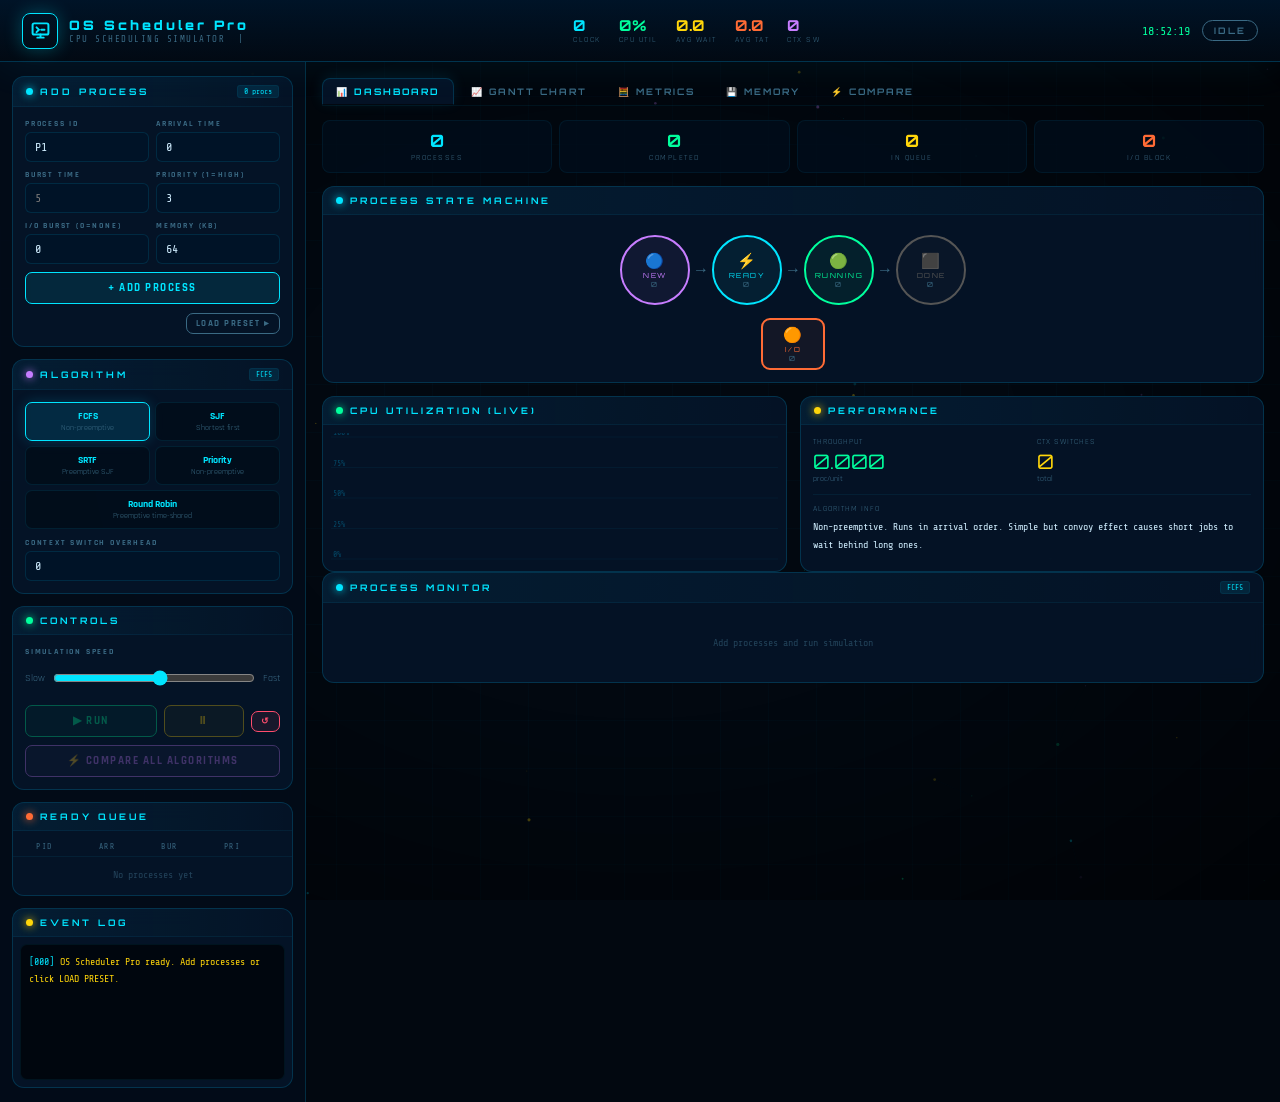
<file: index.html>
<!DOCTYPE html>
<html lang="en">
<head>
<meta charset="UTF-8">
<meta name="viewport" content="width=device-width, initial-scale=1.0">
<title>OS Scheduler Pro</title>
<link href="https://fonts.googleapis.com/css2?family=Orbitron:wght@700;900&family=Rajdhani:wght@600;700&family=Share+Tech+Mono&display=swap" rel="stylesheet">
<style>
:root{
  --bg:#020810;--panel:rgba(5,20,40,.9);--panel2:rgba(3,12,25,.92);
  --border:rgba(0,200,255,.18);--b2:rgba(0,200,255,.07);
  --c1:#00e5ff;--c2:#00ff9d;--c3:#ff6b35;--c4:#c77dff;
  --c5:#ffd60a;--c6:#ff4d6d;--tx:#d0eeff;--mt:#3a6a84;
  --hud:'Orbitron',monospace;--body:'Rajdhani',sans-serif;--mono:'Share Tech Mono',monospace;
}
*{margin:0;padding:0;box-sizing:border-box;}
body{background:var(--bg);color:var(--tx);font-family:var(--body);min-height:100vh;overflow-x:hidden;}
#bgc{position:fixed;inset:0;z-index:0;pointer-events:none;}
.grid{position:fixed;inset:0;z-index:0;pointer-events:none;
  background-image:linear-gradient(rgba(0,200,255,.022) 1px,transparent 1px),
  linear-gradient(90deg,rgba(0,200,255,.022) 1px,transparent 1px);background-size:48px 48px;}
.vign{position:fixed;inset:0;z-index:0;pointer-events:none;
  background:radial-gradient(ellipse at center,transparent 42%,rgba(0,0,0,.6) 100%);}
.app{position:relative;z-index:2;display:flex;flex-direction:column;min-height:100vh;}

/* ── HEADER ── */
header{background:linear-gradient(180deg,rgba(0,20,40,.98),rgba(2,10,20,.95));
  border-bottom:1px solid var(--border);padding:0 22px;
  display:flex;align-items:center;justify-content:space-between;
  height:62px;position:sticky;top:0;z-index:100;
  box-shadow:0 4px 40px rgba(0,200,255,.07);}
.hlogo{display:flex;align-items:center;gap:11px;}
.hicon{width:36px;height:36px;border:1.5px solid var(--c1);border-radius:8px;
  display:flex;align-items:center;justify-content:center;
  box-shadow:0 0 18px rgba(0,229,255,.28);animation:ipulse 3s infinite;}
@keyframes ipulse{0%,100%{box-shadow:0 0 18px rgba(0,229,255,.28)}50%{box-shadow:0 0 34px rgba(0,229,255,.52)}}
.hicon svg{width:19px;height:19px;}
.htitle{font-family:var(--hud);font-size:13px;font-weight:900;color:var(--c1);letter-spacing:3px;}
.hsub{font-size:9px;color:var(--mt);letter-spacing:1.5px;font-family:var(--mono);margin-top:1px;}
.hstats{display:flex;gap:18px;}
.hsv{font-family:var(--hud);font-size:15px;font-weight:700;color:var(--c1);transition:all .3s;display:block;}
.hsl{font-size:8px;color:var(--mt);letter-spacing:1.5px;text-transform:uppercase;}
.hright{display:flex;align-items:center;gap:12px;}
.clk{font-family:var(--mono);font-size:12px;color:var(--c2);}
.pill{padding:4px 11px;border-radius:20px;font-size:9px;font-weight:700;
  letter-spacing:2px;text-transform:uppercase;font-family:var(--hud);border:1px solid;transition:all .3s;}
.pidle{border-color:var(--mt);color:var(--mt);}
.prun{border-color:var(--c2);color:var(--c2);animation:blink 1s infinite;}
.pdone{border-color:var(--c5);color:var(--c5);}
.ppause{border-color:var(--c3);color:var(--c3);}
@keyframes blink{0%,100%{opacity:1}50%{opacity:.55}}

/* ── LAYOUT ── */
.main{display:flex;flex:1;}
.sidebar{width:306px;min-width:306px;background:var(--panel2);border-right:1px solid var(--border);
  overflow-y:auto;padding:14px 12px;display:flex;flex-direction:column;gap:12px;}
.sidebar::-webkit-scrollbar{width:3px;}
.sidebar::-webkit-scrollbar-thumb{background:var(--border);border-radius:2px;}
.content{flex:1;overflow-y:auto;padding:16px;display:flex;flex-direction:column;gap:14px;}
.content::-webkit-scrollbar{width:4px;}
.content::-webkit-scrollbar-thumb{background:var(--border);border-radius:2px;}

/* ── PANEL ── */
.panel{background:var(--panel);border:1px solid var(--border);border-radius:12px;
  overflow:hidden;backdrop-filter:blur(10px);transition:border-color .3s;}
.panel:hover{border-color:rgba(0,200,255,.32);}
.phdr{padding:8px 13px;background:linear-gradient(90deg,rgba(0,200,255,.06),transparent);
  border-bottom:1px solid var(--b2);display:flex;align-items:center;justify-content:space-between;}
.ptitle{font-family:var(--hud);font-size:9px;font-weight:700;letter-spacing:3px;
  text-transform:uppercase;color:var(--c1);display:flex;align-items:center;gap:7px;}
.dot{width:7px;height:7px;border-radius:50%;flex-shrink:0;
  box-shadow:0 0 8px currentColor;animation:dp 2s infinite;}
@keyframes dp{0%,100%{opacity:1}50%{opacity:.3}}
.dc{background:var(--c1);color:var(--c1);}
.dg{background:var(--c2);color:var(--c2);}
.do{background:var(--c3);color:var(--c3);}
.dy{background:var(--c5);color:var(--c5);}
.dpu{background:var(--c4);color:var(--c4);}
.pb{padding:12px;}

/* ── FORM ── */
.frow{display:grid;grid-template-columns:1fr 1fr;gap:7px;margin-bottom:8px;}
label{display:block;font-size:8px;font-weight:700;letter-spacing:1.8px;
  text-transform:uppercase;color:var(--mt);margin-bottom:3px;}
input,select{width:100%;padding:7px 9px;background:rgba(0,20,40,.88);
  border:1px solid rgba(0,200,255,.13);border-radius:6px;color:var(--tx);
  font-family:var(--mono);font-size:12px;outline:none;transition:border-color .2s,box-shadow .2s;}
input:focus,select:focus{border-color:var(--c1);box-shadow:0 0 10px rgba(0,229,255,.12);}

/* ── BUTTONS ── */
.btn{padding:8px 13px;border-radius:7px;border:1px solid;font-family:var(--body);
  font-size:11px;font-weight:700;letter-spacing:1.5px;text-transform:uppercase;
  cursor:pointer;transition:all .18s;display:inline-block;}
.bcyan{background:rgba(0,229,255,.1);border-color:var(--c1);color:var(--c1);}
.bcyan:hover{background:rgba(0,229,255,.22);box-shadow:0 0 16px rgba(0,229,255,.3);}
.bgreen{background:rgba(0,255,157,.1);border-color:var(--c2);color:var(--c2);}
.bgreen:hover{background:rgba(0,255,157,.2);box-shadow:0 0 16px rgba(0,255,157,.3);}
.byellow{background:rgba(255,214,10,.1);border-color:var(--c5);color:var(--c5);}
.byellow:hover{background:rgba(255,214,10,.2);}
.bred{background:rgba(255,77,109,.08);border-color:var(--c6);color:var(--c6);}
.bred:hover{background:rgba(255,77,109,.18);}
.bpurple{background:rgba(199,125,255,.1);border-color:var(--c4);color:var(--c4);}
.bpurple:hover{background:rgba(199,125,255,.2);}
.btn:disabled{opacity:.3;cursor:not-allowed;pointer-events:none;}
.bfull{width:100%;text-align:center;}
.bsm{padding:4px 9px;font-size:9px;}
.brow{display:flex;gap:7px;align-items:center;}

/* ── ALGO CARDS ── */
.agrid{display:grid;grid-template-columns:1fr 1fr;gap:5px;margin-bottom:9px;}
.acard{padding:7px 8px;border-radius:7px;border:1px solid rgba(0,200,255,.1);
  background:rgba(0,10,20,.6);cursor:pointer;transition:all .2s;text-align:center;}
.acard:hover{border-color:var(--c1);background:rgba(0,200,255,.06);}
.acard.active{border-color:var(--c1);background:rgba(0,200,255,.13);
  box-shadow:0 0 13px rgba(0,200,255,.2);}
.an{font-size:10px;font-weight:700;color:var(--c1);margin-bottom:1px;}
.ad{font-size:8px;color:var(--mt);}

/* ── QUEUE TABLE ── */
.qt{width:100%;border-collapse:collapse;font-family:var(--mono);font-size:11px;}
.qt th{padding:5px 7px;border-bottom:1px solid var(--b2);color:var(--mt);
  font-size:8px;letter-spacing:1.5px;text-transform:uppercase;font-weight:400;}
.qt td{padding:6px 7px;border-bottom:1px solid rgba(0,200,255,.04);vertical-align:middle;}
.qt tr:last-child td{border-bottom:none;}
.qt tr:hover td{background:rgba(0,200,255,.025);}
.qrm{background:transparent;border:1px solid rgba(255,77,109,.3);color:var(--c6);
  border-radius:4px;padding:2px 6px;cursor:pointer;font-size:9px;transition:all .2s;}
.qrm:hover{background:rgba(255,77,109,.15);}

/* ── TABS ── */
.tabs{display:flex;gap:3px;border-bottom:1px solid var(--b2);}
.tab{padding:7px 13px;font-size:9px;font-weight:700;letter-spacing:2px;
  text-transform:uppercase;border:1px solid transparent;border-radius:8px 8px 0 0;
  cursor:pointer;color:var(--mt);background:transparent;transition:all .2s;font-family:var(--hud);}
.tab:hover{color:var(--tx);}
.tab.active{color:var(--c1);border-color:var(--border);border-bottom-color:var(--bg);
  background:var(--panel);box-shadow:0 -2px 14px rgba(0,200,255,.1);}
.tcon{display:none;}
.tcon.active{display:block;animation:tfi .25s ease;}
@keyframes tfi{from{opacity:0;transform:translateY(5px)}to{opacity:1;transform:none}}

/* ── PROCESS CARDS ── */
.cgrid{display:grid;grid-template-columns:repeat(auto-fill,minmax(138px,1fr));gap:10px;}
.pcard{background:rgba(0,14,28,.88);border:1px solid rgba(0,200,255,.1);
  border-radius:10px;padding:12px;text-align:center;position:relative;
  overflow:hidden;transition:all .4s;}
.pcard::before{content:'';position:absolute;top:0;left:0;right:0;height:2px;
  background:var(--cc,var(--c1));opacity:.55;}
.pcard.snew{--cc:var(--c4);border-color:rgba(199,125,255,.22);}
.pcard.sready{--cc:var(--c1);border-color:rgba(0,200,255,.22);}
.pcard.srunning{--cc:var(--c2);border-color:var(--c2);animation:crun .7s infinite alternate;}
@keyframes crun{from{box-shadow:0 0 12px rgba(0,255,157,.15)}to{box-shadow:0 0 28px rgba(0,255,157,.38)}}
.pcard.swaiting{--cc:var(--c3);border-color:rgba(255,107,53,.22);}
.pcard.sterminated{--cc:#444;border-color:rgba(60,60,60,.25);opacity:.4;}
.pc-id{font-family:var(--hud);font-size:17px;font-weight:900;color:var(--cc,var(--c1));}
.pc-badge{margin:5px auto 6px;display:inline-block;padding:2px 7px;border-radius:12px;
  font-size:8px;font-weight:700;letter-spacing:1.5px;text-transform:uppercase;
  border:1px solid var(--cc,var(--c1));color:var(--cc,var(--c1));background:rgba(0,0,0,.3);}
.pc-bw{background:rgba(0,0,0,.4);border-radius:3px;height:4px;overflow:hidden;margin:6px 0;}
.pc-bar{height:100%;border-radius:3px;transition:width .5s ease;
  background:var(--cc,var(--c1));box-shadow:0 0 6px var(--cc,var(--c1));}
.pc-st{font-family:var(--mono);font-size:9px;color:var(--mt);line-height:1.7;}
.pc-st span{color:var(--cc,var(--c1));}

/* ── GANTT ── */
.gscroll{overflow-x:auto;padding-bottom:26px;}
.gscroll::-webkit-scrollbar{height:4px;}
.gscroll::-webkit-scrollbar-thumb{background:var(--border);border-radius:2px;}
.grow{display:flex;align-items:stretch;gap:2px;min-height:52px;position:relative;}
.gblk{display:flex;align-items:center;justify-content:center;flex-direction:column;
  min-width:34px;border-radius:6px;font-family:var(--mono);font-weight:700;
  flex-shrink:0;position:relative;cursor:pointer;transition:transform .15s,filter .15s;
  animation:gbin .2s ease;}
@keyframes gbin{from{transform:scaleY(0);opacity:0}to{transform:scaleY(1);opacity:1}}
.gblk:hover{transform:scaleY(1.08);filter:brightness(1.35);}
.g-pid{font-size:10px;}
.g-dur{font-size:7px;opacity:.6;}
.g-t{position:absolute;bottom:-18px;left:0;font-size:8px;color:var(--mt);white-space:nowrap;}
.gidle{background:rgba(255,255,255,.03);border:1px dashed rgba(255,255,255,.07);color:var(--mt);}
#gtt{position:fixed;z-index:300;background:rgba(3,12,30,.97);border:1px solid var(--border);
  border-radius:8px;padding:8px 12px;font-family:var(--mono);font-size:11px;
  pointer-events:none;display:none;box-shadow:0 8px 32px rgba(0,0,0,.7);}

/* ── METRICS TABLE ── */
.mt{width:100%;border-collapse:collapse;font-size:11px;}
.mt th{padding:8px 10px;border-bottom:1px solid var(--border);color:var(--c1);
  font-size:8px;letter-spacing:2px;text-transform:uppercase;
  font-weight:700;text-align:left;font-family:var(--hud);}
.mt td{padding:8px 10px;border-bottom:1px solid rgba(0,200,255,.04);font-family:var(--mono);}
.mt tr:hover td{background:rgba(0,200,255,.025);}
.mt tr:last-child td{border-bottom:none;}
.avgr td{background:rgba(0,200,255,.055)!important;color:var(--c1)!important;
  font-weight:700;border-top:1px solid var(--border);}
.vg{color:var(--c2)!important;}
.vy{color:var(--c5)!important;}
.vo{color:var(--c3)!important;}
.vc{color:var(--c1)!important;}

/* ── MEMORY ── */
.mwrap{display:flex;gap:3px;flex-wrap:wrap;margin-bottom:9px;}
.mblk{height:34px;border-radius:4px;display:flex;align-items:center;
  justify-content:center;font-family:var(--mono);font-size:9px;font-weight:700;}
.mfree{background:rgba(255,255,255,.025);border:1px dashed rgba(255,255,255,.07);
  color:rgba(255,255,255,.15);}

/* ── STATE MACHINE ── */
.sdwrap{display:flex;align-items:center;justify-content:center;flex-wrap:wrap;padding:8px 0;}
.sdn{width:70px;height:70px;border-radius:50%;border:2px solid;
  display:flex;flex-direction:column;align-items:center;justify-content:center;
  font-family:var(--hud);font-size:7px;letter-spacing:1.5px;text-transform:uppercase;flex-shrink:0;}
.sdn.active{animation:sdp .8s infinite alternate;}
@keyframes sdp{from{transform:scale(1)}to{transform:scale(1.1)}}
.sdn-n{border-color:var(--c4);color:var(--c4);background:rgba(199,125,255,.06);}
.sdn-r{border-color:var(--c1);color:var(--c1);background:rgba(0,229,255,.06);}
.sdn-ru{border-color:var(--c2);color:var(--c2);background:rgba(0,255,157,.06);}
.sdn-w{border-color:var(--c3);color:var(--c3);background:rgba(255,107,53,.06);}
.sdn-t{border-color:#555;color:#555;background:rgba(80,80,80,.06);}
.sdarr{color:var(--mt);font-size:16px;margin:0 3px;flex-shrink:0;}
.sdicon{font-size:15px;margin-bottom:1px;}
.sdcnt{font-size:7px;color:var(--mt);}

/* ── COMPARE ── */
.cmpgrid{display:grid;grid-template-columns:repeat(auto-fill,minmax(178px,1fr));gap:10px;}
.cmpc{background:rgba(0,15,30,.75);border:1px solid var(--b2);border-radius:10px;padding:13px;}
.cmpc h4{font-family:var(--hud);font-size:9px;letter-spacing:2px;color:var(--c1);margin-bottom:9px;}
.cmpr{display:flex;justify-content:space-between;padding:4px 0;border-bottom:1px solid var(--b2);font-size:10px;}
.cmpr:last-child{border-bottom:none;}
.cml{color:var(--mt);}.cmv{font-family:var(--mono);color:var(--c2);}

/* ── MINI STATS ── */
.msgrid{display:grid;grid-template-columns:repeat(4,1fr);gap:7px;margin-bottom:13px;}
.mscard{background:rgba(0,14,28,.78);border:1px solid var(--b2);border-radius:8px;padding:9px;text-align:center;}
.msval{font-family:var(--hud);font-size:17px;font-weight:700;color:var(--c1);}
.mslbl{font-size:8px;color:var(--mt);letter-spacing:1.5px;text-transform:uppercase;margin-top:2px;}

/* ── LOG ── */
.logbox{background:rgba(0,5,12,.88);border:1px solid var(--b2);border-radius:7px;
  padding:8px;height:136px;overflow-y:auto;font-family:var(--mono);font-size:10px;line-height:1.7;}
.logbox::-webkit-scrollbar{width:3px;}
.logbox::-webkit-scrollbar-thumb{background:var(--border);}
.le{animation:lein .18s ease;}
@keyframes lein{from{opacity:0;transform:translateX(-5px)}to{opacity:1;transform:none}}
.le .lt{color:var(--c1);margin-right:6px;}
.le.lrun .lm{color:var(--c2);}
.le.ldone .lm{color:var(--c3);}
.le.lstart .lm{color:var(--c5);}
.le .lm{color:var(--mt);}

/* ── MISC ── */
.tag{display:inline-block;padding:1px 6px;border-radius:3px;font-size:8px;
  background:rgba(0,200,255,.1);color:var(--c1);border:1px solid var(--b2);font-family:var(--mono);}
.est{text-align:center;color:var(--mt);font-family:var(--mono);font-size:10px;padding:22px;opacity:.55;}
.divider{border:none;border-top:1px solid var(--b2);margin:9px 0;}
.col2{display:grid;grid-template-columns:1fr 1fr;gap:13px;}
.srow{display:flex;align-items:center;gap:8px;font-size:10px;color:var(--mt);}
.srow input[type=range]{flex:1;accent-color:var(--c1);cursor:pointer;}
canvas{display:block;}
@media(max-width:880px){
  .main{flex-direction:column;}.sidebar{width:100%;min-width:0;}
  .msgrid{grid-template-columns:repeat(2,1fr);}.col2{grid-template-columns:1fr;}
}
</style>
</head>
<body>

<canvas id="bgc"></canvas>
<div class="grid"></div>
<div class="vign"></div>
<div id="gtt"></div>

<div class="app">

<!-- HEADER -->
<header>
  <div class="hlogo">
    <div class="hicon">
      <svg viewBox="0 0 24 24" fill="none" stroke="#00e5ff" stroke-width="2.5" stroke-linecap="round">
        <rect x="2" y="3" width="20" height="14" rx="2"/>
        <path d="M8 21h8M12 17v4M7 8l3 3-3 3M13 11h4"/>
      </svg>
    </div>
    <div>
      <div class="htitle">OS Scheduler Pro</div>
      <div class="hsub">CPU SCHEDULING SIMULATOR &nbsp;|&nbsp;</div>
    </div>
  </div>
  <div class="hstats">
    <div><span class="hsv" id="hs-t">0</span><div class="hsl">Clock</div></div>
    <div><span class="hsv" style="color:var(--c2)" id="hs-cpu">0%</span><div class="hsl">CPU Util</div></div>
    <div><span class="hsv" style="color:var(--c5)" id="hs-awt">0.0</span><div class="hsl">Avg Wait</div></div>
    <div><span class="hsv" style="color:var(--c3)" id="hs-att">0.0</span><div class="hsl">Avg TAT</div></div>
    <div><span class="hsv" style="color:var(--c4)" id="hs-ctx">0</span><div class="hsl">Ctx Sw</div></div>
  </div>
  <div class="hright">
    <span class="clk" id="clk">00:00:00</span>
    <span class="pill pidle" id="pill">IDLE</span>
  </div>
</header>

<div class="main">

<!-- SIDEBAR -->
<div class="sidebar">

  <!-- Add Process -->
  <div class="panel">
    <div class="phdr"><div class="ptitle"><div class="dot dc"></div>Add Process</div><span class="tag" id="pcnt">0 procs</span></div>
    <div class="pb">
      <div class="frow">
        <div><label>Process ID</label><input id="in-pid" value="P1" maxlength="5"></div>
        <div><label>Arrival Time</label><input type="number" id="in-arr" value="0" min="0"></div>
      </div>
      <div class="frow">
        <div><label>Burst Time</label><input type="number" id="in-bur" placeholder="5" min="1"></div>
        <div><label>Priority (1=high)</label><input type="number" id="in-pri" value="3" min="1" max="10"></div>
      </div>
      <div class="frow">
        <div><label>I/O Burst (0=none)</label><input type="number" id="in-io" value="0" min="0"></div>
        <div><label>Memory (KB)</label><input type="number" id="in-mem" value="64" min="16" max="512" step="16"></div>
      </div>
      <button class="btn bcyan bfull" id="btn-add" onclick="addProcess()">+ ADD PROCESS</button>
      <div style="text-align:right;margin-top:7px">
        <button class="btn bsm" style="border-color:var(--mt);color:var(--mt);background:transparent" onclick="loadPreset()">LOAD PRESET ▸</button>
      </div>
    </div>
  </div>

  <!-- Algorithm -->
  <div class="panel">
    <div class="phdr"><div class="ptitle"><div class="dot dpu"></div>Algorithm</div><span class="tag" id="alg-tag">FCFS</span></div>
    <div class="pb">
      <div class="agrid">
        <div class="acard active" id="alg-FCFS" onclick="setAlgo('FCFS')"><div class="an">FCFS</div><div class="ad">Non-preemptive</div></div>
        <div class="acard" id="alg-SJF" onclick="setAlgo('SJF')"><div class="an">SJF</div><div class="ad">Shortest first</div></div>
        <div class="acard" id="alg-SRTF" onclick="setAlgo('SRTF')"><div class="an">SRTF</div><div class="ad">Preemptive SJF</div></div>
        <div class="acard" id="alg-PRI" onclick="setAlgo('PRI')"><div class="an">Priority</div><div class="ad">Non-preemptive</div></div>
        <div class="acard" id="alg-RR" onclick="setAlgo('RR')" style="grid-column:span 2"><div class="an">Round Robin</div><div class="ad">Preemptive time-shared</div></div>
      </div>
      <div id="q-row" style="display:none;margin-bottom:8px">
        <label>Time Quantum</label>
        <input type="number" id="in-q" value="2" min="1" max="20">
      </div>
      <label>Context Switch Overhead</label>
      <input type="number" id="in-ctx" value="0" min="0" max="5">
    </div>
  </div>

  <!-- Controls -->
  <div class="panel">
    <div class="phdr"><div class="ptitle"><div class="dot dg"></div>Controls</div></div>
    <div class="pb">
      <label style="margin-bottom:5px">Simulation Speed</label>
      <div class="srow" style="margin-bottom:11px">
        <span>Slow</span>
        <input type="range" id="in-spd" min="100" max="1400" value="800" step="100">
        <span>Fast</span>
      </div>
      <div class="brow" style="margin-bottom:8px">
        <button class="btn bgreen" id="btn-run" style="flex:2" onclick="runSim()" disabled>▶ RUN</button>
        <button class="btn byellow" id="btn-pause" style="flex:1" onclick="togglePause()" disabled>⏸</button>
        <button class="btn bred bsm" onclick="resetAll()">↺</button>
      </div>
      <button class="btn bpurple bfull" id="btn-cmp" onclick="compareAll()" disabled>⚡ COMPARE ALL ALGORITHMS</button>
    </div>
  </div>

  <!-- Queue -->
  <div class="panel">
    <div class="phdr"><div class="ptitle"><div class="dot do"></div>Ready Queue</div></div>
    <div class="pb" style="padding:6px 0 3px">
      <table class="qt">
        <thead><tr><th>PID</th><th>ARR</th><th>BUR</th><th>PRI</th><th></th></tr></thead>
        <tbody id="q-tbody"></tbody>
      </table>
      <div id="q-empty" class="est" style="padding:12px">No processes yet</div>
    </div>
  </div>

  <!-- Log -->
  <div class="panel">
    <div class="phdr"><div class="ptitle"><div class="dot dy"></div>Event Log</div></div>
    <div class="pb" style="padding:7px"><div class="logbox" id="logbox"></div></div>
  </div>

</div><!-- /sidebar -->

<!-- CONTENT -->
<div class="content">
  <div class="tabs">
    <div class="tab active" onclick="stab('dash')">📊 Dashboard</div>
    <div class="tab" onclick="stab('gantt')">📈 Gantt Chart</div>
    <div class="tab" onclick="stab('metrics')">🧮 Metrics</div>
    <div class="tab" onclick="stab('mem')">💾 Memory</div>
    <div class="tab" onclick="stab('cmp')">⚡ Compare</div>
  </div>

  <!-- DASHBOARD -->
  <div class="tcon active" id="tab-dash">
    <div class="msgrid">
      <div class="mscard"><div class="msval" id="ms-tot">0</div><div class="mslbl">Processes</div></div>
      <div class="mscard"><div class="msval" style="color:var(--c2)" id="ms-done">0</div><div class="mslbl">Completed</div></div>
      <div class="mscard"><div class="msval" style="color:var(--c5)" id="ms-rdy">0</div><div class="mslbl">In Queue</div></div>
      <div class="mscard"><div class="msval" style="color:var(--c3)" id="ms-io">0</div><div class="mslbl">I/O Block</div></div>
    </div>

    <!-- State Machine -->
    <div class="panel" style="margin-bottom:13px">
      <div class="phdr"><div class="ptitle"><div class="dot dc"></div>Process State Machine</div></div>
      <div class="pb">
        <div class="sdwrap">
          <div class="sdn sdn-n" id="sd-new"><div class="sdicon">🔵</div>NEW<div class="sdcnt" id="sd-n-c">0</div></div>
          <div class="sdarr">→</div>
          <div class="sdn sdn-r" id="sd-rdy"><div class="sdicon">⚡</div>READY<div class="sdcnt" id="sd-r-c">0</div></div>
          <div class="sdarr">→</div>
          <div class="sdn sdn-ru" id="sd-run"><div class="sdicon">🟢</div>RUNNING<div class="sdcnt" id="sd-ru-c">0</div></div>
          <div class="sdarr">→</div>
          <div class="sdn sdn-t" id="sd-term"><div class="sdicon">⬛</div>DONE<div class="sdcnt" id="sd-t-c">0</div></div>
        </div>
        <div style="text-align:center;margin-top:5px">
          <div class="sdn sdn-w" style="width:64px;height:52px;border-radius:9px;margin:0 auto">
            <div class="sdicon">🟠</div>I/O<div class="sdcnt" id="sd-w-c">0</div>
          </div>
        </div>
      </div>
    </div>

    <div class="col2">
      <div class="panel">
        <div class="phdr"><div class="ptitle"><div class="dot dg"></div>CPU Utilization (Live)</div></div>
        <div class="pb" style="padding:8px"><canvas id="cpu-c" height="130" style="width:100%"></canvas></div>
      </div>
      <div class="panel">
        <div class="phdr"><div class="ptitle"><div class="dot dy"></div>Performance</div></div>
        <div class="pb">
          <div style="display:grid;grid-template-columns:1fr 1fr;gap:10px;margin-bottom:10px">
            <div>
              <div style="font-size:8px;color:var(--mt);letter-spacing:1px;margin-bottom:2px">THROUGHPUT</div>
              <div style="font-family:var(--hud);font-size:20px;color:var(--c2)" id="s-thr">0.000</div>
              <div style="font-size:8px;color:var(--mt)">proc/unit</div>
            </div>
            <div>
              <div style="font-size:8px;color:var(--mt);letter-spacing:1px;margin-bottom:2px">CTX SWITCHES</div>
              <div style="font-family:var(--hud);font-size:20px;color:var(--c5)" id="s-ctx">0</div>
              <div style="font-size:8px;color:var(--mt)">total</div>
            </div>
          </div>
          <div class="divider"></div>
          <div style="font-size:8px;color:var(--mt);margin-bottom:4px;letter-spacing:1px">ALGORITHM INFO</div>
          <div id="alg-info" style="font-family:var(--mono);font-size:10px;color:var(--tx);line-height:1.75">Select algorithm and run.</div>
        </div>
      </div>
    </div>

    <div class="panel">
      <div class="phdr"><div class="ptitle"><div class="dot dc"></div>Process Monitor</div><span class="tag" id="pm-tag">FCFS</span></div>
      <div class="pb">
        <div class="cgrid" id="cgrid">
          <div class="est" style="grid-column:1/-1">Add processes and run simulation</div>
        </div>
      </div>
    </div>
  </div>

  <!-- GANTT -->
  <div class="tcon" id="tab-gantt">
    <div class="panel" style="margin-bottom:13px">
      <div class="phdr">
        <div class="ptitle"><div class="dot dg"></div>Gantt Chart — <span id="gantt-alg" style="color:var(--c5)">FCFS</span></div>
        <span style="font-family:var(--mono);font-size:9px;color:var(--mt)">Hover blocks for details</span>
      </div>
      <div class="pb"><div class="gscroll"><div class="grow" id="grow"><div class="est" style="width:100%">Run simulation to see Gantt chart</div></div></div></div>
    </div>
    <div class="panel" style="margin-bottom:13px">
      <div class="phdr"><div class="ptitle"><div class="dot dc"></div>Legend</div></div>
      <div class="pb"><div style="display:flex;gap:12px;flex-wrap:wrap" id="gleg"></div></div>
    </div>
    <div class="panel">
      <div class="phdr"><div class="ptitle"><div class="dot do"></div>Execution Timeline</div></div>
      <div class="pb" style="padding:0 0 4px">
        <table class="mt"><thead><tr><th>PID</th><th>Arrival</th><th>Burst</th><th>First Run</th><th>Finish</th><th>Wait</th><th>TAT</th><th>Response</th></tr></thead>
        <tbody id="tl-body"></tbody></table>
        <div id="tl-empty" class="est">Run simulation</div>
      </div>
    </div>
  </div>

  <!-- METRICS -->
  <div class="tcon" id="tab-metrics">
    <div class="msgrid">
      <div class="mscard"><div class="msval" style="color:var(--c5)" id="mm-awt">—</div><div class="mslbl">Avg Wait</div></div>
      <div class="mscard"><div class="msval" style="color:var(--c3)" id="mm-att">—</div><div class="mslbl">Avg TAT</div></div>
      <div class="mscard"><div class="msval" style="color:var(--c1)" id="mm-art">—</div><div class="mslbl">Avg Response</div></div>
      <div class="mscard"><div class="msval" style="color:var(--c2)" id="mm-cpu">—</div><div class="mslbl">CPU Util</div></div>
    </div>
    <div class="panel" style="margin-bottom:13px">
      <div class="phdr"><div class="ptitle"><div class="dot dc"></div>Per-Process Metrics</div></div>
      <div class="pb" style="padding:0 0 4px">
        <table class="mt"><thead><tr><th>PID</th><th>Pri</th><th>Arr</th><th>Burst</th><th>I/O</th><th>Finish</th><th>Wait</th><th>TAT</th><th>Response</th><th>CPU%</th></tr></thead>
        <tbody id="met-body"></tbody></table>
        <div id="met-empty" class="est">Run simulation</div>
      </div>
    </div>
    <div class="col2">
      <div class="panel">
        <div class="phdr"><div class="ptitle"><div class="dot dy"></div>Wait vs TAT Chart</div></div>
        <div class="pb" style="padding:8px"><canvas id="bar-c" height="180" style="width:100%"></canvas></div>
      </div>
      <div class="panel">
        <div class="phdr"><div class="ptitle"><div class="dot do"></div>Summary</div></div>
        <div class="pb" id="sum-panel" style="font-family:var(--mono);font-size:10px;line-height:2;color:var(--mt)">Run simulation.</div>
      </div>
    </div>
  </div>

  <!-- MEMORY -->
  <div class="tcon" id="tab-mem">
    <div class="panel" style="margin-bottom:13px">
      <div class="phdr"><div class="ptitle"><div class="dot dpu"></div>Memory Map — 1024 KB Total</div></div>
      <div class="pb">
        <div class="mwrap" id="mem-map"></div>
        <div style="display:flex;gap:10px;flex-wrap:wrap;margin-top:7px" id="mem-leg"></div>
        <div style="background:rgba(0,0,0,.4);border-radius:4px;height:8px;margin-top:10px;overflow:hidden">
          <div id="mem-prog" style="height:100%;border-radius:4px;background:linear-gradient(90deg,var(--c4),var(--c1));transition:width .4s;width:0%"></div>
        </div>
        <div style="font-size:9px;color:var(--mt);margin-top:4px;font-family:var(--mono)">
          Used: <span id="m-used" style="color:var(--c1)">0 KB</span> / 1024 KB — Free: <span id="m-free" style="color:var(--c2)">1024 KB</span>
        </div>
      </div>
    </div>
    <div class="col2">
      <div class="panel">
        <div class="phdr"><div class="ptitle"><div class="dot dc"></div>Allocation Table</div></div>
        <div class="pb" style="padding:0 0 4px">
          <table class="mt"><thead><tr><th>PID</th><th>Size (KB)</th><th>Base</th><th>Limit</th><th>State</th></tr></thead>
          <tbody id="mem-tbody"></tbody></table>
          <div id="mem-empty" class="est">No processes</div>
        </div>
      </div>
      <div class="panel">
        <div class="phdr"><div class="ptitle"><div class="dot dg"></div>Memory Stats</div></div>
        <div class="pb" style="display:grid;gap:8px">
          <div class="mscard"><div class="msval" style="color:var(--c4)" id="ms-alloc">0 KB</div><div class="mslbl">Allocated</div></div>
          <div class="mscard"><div class="msval" style="color:var(--c3)" id="ms-frag">0</div><div class="mslbl">Fragments</div></div>
          <div class="mscard"><div class="msval" style="color:var(--c2)" id="ms-util">0%</div><div class="mslbl">Utilization</div></div>
        </div>
      </div>
    </div>
  </div>

  <!-- COMPARE -->
  <div class="tcon" id="tab-cmp">
    <div class="panel" style="margin-bottom:13px">
      <div class="phdr"><div class="ptitle"><div class="dot dpu"></div>Algorithm Comparison</div></div>
      <div class="pb">
        <p style="font-size:10px;color:var(--mt);font-family:var(--mono);margin-bottom:11px">Click ⚡ COMPARE ALL ALGORITHMS to run all 5 algorithms and compare side-by-side.</p>
        <div class="cmpgrid" id="cmp-grid"><div class="est" style="grid-column:1/-1">Click ⚡ COMPARE ALL ALGORITHMS in the sidebar</div></div>
      </div>
    </div>
    <div class="panel">
      <div class="phdr"><div class="ptitle"><div class="dot dy"></div>Comparison Chart</div></div>
      <div class="pb" style="padding:10px"><canvas id="cmp-c" height="200" style="width:100%"></canvas></div>
    </div>
  </div>

</div><!-- /content -->
</div><!-- /main -->
</div><!-- /app -->

<script>
// ═══════════════════════════════════════════
// PARTICLES
// ═══════════════════════════════════════════
(function(){
  var cv = document.getElementById('bgc'), ctx = cv.getContext('2d');
  var W, H, pts = [];
  var COLS = ['#00e5ff','#00ff9d','#c77dff','#ffd60a'];
  function resize(){ W = cv.width = innerWidth; H = cv.height = innerHeight; }
  resize(); window.addEventListener('resize', resize);
  for(var i=0;i<80;i++) pts.push({
    x: Math.random()*innerWidth, y: Math.random()*innerHeight,
    vx:(Math.random()-.5)*.25, vy:(Math.random()-.5)*.25,
    r: Math.random()*1.3+.3, a: Math.random()*.3+.05,
    c: COLS[Math.floor(Math.random()*4)]
  });
  (function draw(){
    ctx.clearRect(0,0,W,H);
    pts.forEach(function(p){
      p.x+=p.vx; p.y+=p.vy;
      if(p.x<0)p.x=W; if(p.x>W)p.x=0;
      if(p.y<0)p.y=H; if(p.y>H)p.y=0;
      ctx.beginPath(); ctx.arc(p.x,p.y,p.r,0,Math.PI*2);
      ctx.fillStyle=p.c; ctx.globalAlpha=p.a; ctx.fill();
    });
    ctx.globalAlpha=1;
    for(var i=0;i<pts.length;i++) for(var j=i+1;j<pts.length;j++){
      var dx=pts[i].x-pts[j].x, dy=pts[i].y-pts[j].y, d=Math.sqrt(dx*dx+dy*dy);
      if(d<105){ ctx.beginPath(); ctx.moveTo(pts[i].x,pts[i].y); ctx.lineTo(pts[j].x,pts[j].y);
        ctx.strokeStyle='rgba(0,200,255,'+(0.05*(1-d/105))+')'; ctx.lineWidth=.5; ctx.stroke(); }
    }
    requestAnimationFrame(draw);
  })();
})();

// ═══════════════════════════════════════════
// GLOBAL STATE
// ═══════════════════════════════════════════
var procs = [];
var algo  = 'FCFS';
var running = false, paused = false;
var simTO = null, pidC = 1, ctxSw = 0;
var timeline = [], cpuHist = [];

var COLORS = ['#00e5ff','#00ff9d','#ff6b35','#c77dff','#ffd60a','#ff4d6d','#43d9ad','#ff9ef5'];
var AINFO = {
  FCFS: 'Non-preemptive. Runs in arrival order. Simple but convoy effect causes short jobs to wait behind long ones.',
  SJF:  'Non-preemptive Shortest Job First. Minimizes average waiting time but may starve long processes.',
  SRTF: 'Preemptive SJF. Preempts the CPU if a new shorter job arrives. Optimal average waiting time.',
  PRI:  'Non-preemptive Priority. Lower number = higher priority. Risk of starvation for low-priority processes.',
  RR:   'Round Robin. Each process gets a time quantum. Fair, good response time, suitable for time-sharing systems.'
};

// ═══════════════════════════════════════════
// CLOCK
// ═══════════════════════════════════════════
setInterval(function(){
  var n = new Date();
  document.getElementById('clk').textContent =
    String(n.getHours()).padStart(2,'0')+':'+
    String(n.getMinutes()).padStart(2,'0')+':'+
    String(n.getSeconds()).padStart(2,'0');
}, 1000);

// ═══════════════════════════════════════════
// TABS
// ═══════════════════════════════════════════
function stab(id) {
  var ids = ['dash','gantt','metrics','mem','cmp'];
  var tabs = document.querySelectorAll('.tab');
  ids.forEach(function(tid, i){ tabs[i].classList.toggle('active', tid === id); });
  document.querySelectorAll('.tcon').forEach(function(c){ c.classList.remove('active'); });
  document.getElementById('tab-'+id).classList.add('active');
}

// ═══════════════════════════════════════════
// ALGORITHM
// ═══════════════════════════════════════════
function setAlgo(a) {
  algo = a;
  document.querySelectorAll('.acard').forEach(function(c){ c.classList.remove('active'); });
  document.getElementById('alg-'+a).classList.add('active');
  document.getElementById('q-row').style.display = (a === 'RR') ? 'block' : 'none';
  document.getElementById('alg-tag').textContent = a;
  document.getElementById('pm-tag').textContent  = a;
  document.getElementById('gantt-alg').textContent = a;
  document.getElementById('alg-info').textContent = AINFO[a];
}

// ═══════════════════════════════════════════
// ADD / REMOVE PROCESS
// ═══════════════════════════════════════════
function addProcess() {
  if (running && !paused) return;
  var pid = document.getElementById('in-pid').value.trim() || ('P'+pidC);
  var arr = parseInt(document.getElementById('in-arr').value) || 0;
  var bur = parseInt(document.getElementById('in-bur').value);
  var pri = parseInt(document.getElementById('in-pri').value) || 3;
  var io  = parseInt(document.getElementById('in-io').value)  || 0;
  var mem = parseInt(document.getElementById('in-mem').value) || 64;

  if (!bur || bur < 1)                        { flash('Burst time must be ≥ 1', 'e'); return; }
  if (procs.find(function(p){ return p.pid===pid; })) { flash('PID already exists', 'e'); return; }
  if (procs.length >= 8)                      { flash('Maximum 8 processes', 'e'); return; }

  var ci = procs.length % COLORS.length;
  procs.push({ pid:pid, arr:arr, bur:bur, pri:pri, io:io, mem:mem,
    state:'new', color:COLORS[ci],
    rem:bur, start:null, fin:null, wt:null, tat:null, rt:null });
  pidC++;
  document.getElementById('in-pid').value = 'P' + pidC;
  document.getElementById('in-bur').value = '';
  var maxArr = procs.reduce(function(m,p){ return Math.max(m,p.arr); }, 0);
  document.getElementById('in-arr').value = maxArr;

  renderAll();
  document.getElementById('btn-run').disabled = false;
  document.getElementById('btn-cmp').disabled = false;
  flash(pid + ' added', 's');
}

function removeProcess(pid) {
  if (running) return;
  procs = procs.filter(function(p){ return p.pid !== pid; });
  procs.forEach(function(p,i){ p.color = COLORS[i % COLORS.length]; });
  renderAll();
  if (!procs.length) {
    document.getElementById('btn-run').disabled = true;
    document.getElementById('btn-cmp').disabled = true;
  }
}

function loadPreset() {
  if (running) return;
  procs = []; pidC = 1;
  var preset = [
    {pid:'P1',arr:0,bur:8,pri:2,io:2,mem:128},
    {pid:'P2',arr:1,bur:4,pri:1,io:0,mem:64},
    {pid:'P3',arr:2,bur:9,pri:3,io:3,mem:256},
    {pid:'P4',arr:3,bur:5,pri:2,io:0,mem:96},
    {pid:'P5',arr:4,bur:2,pri:1,io:1,mem:64}
  ];
  preset.forEach(function(p,i){
    procs.push({pid:p.pid,arr:p.arr,bur:p.bur,pri:p.pri,io:p.io,mem:p.mem,
      state:'new',color:COLORS[i],rem:p.bur,start:null,fin:null,wt:null,tat:null,rt:null});
  });
  pidC = 6;
  document.getElementById('in-pid').value = 'P6';
  renderAll();
  document.getElementById('btn-run').disabled = false;
  document.getElementById('btn-cmp').disabled = false;
  flash('Preset loaded — 5 processes', 's');
}

// ═══════════════════════════════════════════
// FLASH
// ═══════════════════════════════════════════
function flash(msg, type) {
  var el = document.createElement('div');
  var ok = (type === 's');
  var col = ok ? '#00ff9d' : '#ff4d6d';
  el.style.cssText = 'position:fixed;bottom:16px;right:16px;z-index:9999;'+
    'padding:9px 15px;border-radius:7px;font-family:var(--mono);font-size:11px;'+
    'border:1px solid '+col+';color:'+col+';'+
    'background:'+(ok?'rgba(0,255,157,.08)':'rgba(255,77,109,.08)')+';';
  el.textContent = msg;
  document.body.appendChild(el);
  setTimeout(function(){ el.remove(); }, 2000);
}

// ═══════════════════════════════════════════
// RENDER — QUEUE TABLE
// ═══════════════════════════════════════════
function renderQueue() {
  var tb = document.getElementById('q-tbody');
  var em = document.getElementById('q-empty');
  document.getElementById('pcnt').textContent = procs.length + ' procs';
  document.getElementById('ms-tot').textContent = procs.length;
  if (!procs.length) { tb.innerHTML = ''; em.style.display = 'block'; return; }
  em.style.display = 'none';
  tb.innerHTML = procs.map(function(p){
    var priCol = p.pri<=2 ? 'var(--c6)' : p.pri<=4 ? 'var(--c5)' : 'var(--mt)';
    return '<tr>'+
      '<td style="color:'+p.color+';font-weight:700">'+p.pid+'</td>'+
      '<td>'+p.arr+'</td>'+
      '<td>'+p.bur+(p.io?'<span style="color:var(--c5)">+'+p.io+'</span>':'')+'</td>'+
      '<td style="color:'+priCol+'">'+p.pri+'</td>'+
      '<td><button class="qrm" onclick="removeProcess(\''+p.pid+'\')">✕</button></td>'+
    '</tr>';
  }).join('');
}

// ═══════════════════════════════════════════
// RENDER — PROCESS CARDS
// ═══════════════════════════════════════════
function renderCards(rt) {
  var g = document.getElementById('cgrid');
  if (!procs.length) {
    g.innerHTML = '<div class="est" style="grid-column:1/-1">Add processes and run simulation</div>';
    return;
  }
  g.innerHTML = procs.map(function(p){
    var pct = rt ? Math.max(0, Math.round((1 - p.rem/p.bur)*100)) : 0;
    return '<div class="pcard s'+p.state+'" style="--cc:'+p.color+'">'+
      '<div class="pc-id" style="color:'+p.color+'">'+p.pid+'</div>'+
      '<div class="pc-badge">'+p.state.toUpperCase()+'</div>'+
      '<div class="pc-bw"><div class="pc-bar" style="width:'+pct+'%;background:'+p.color+'"></div></div>'+
      '<div class="pc-st">BUR <span>'+p.bur+'</span> | REM <span>'+p.rem+'</span><br>'+
      'PRI <span>'+p.pri+'</span> | ARR <span>'+p.arr+'</span>'+
      (p.io?'<br>I/O <span>'+p.io+'</span>':'')+'</div>'+
    '</div>';
  }).join('');
}

// ═══════════════════════════════════════════
// RENDER — STATE MACHINE
// ═══════════════════════════════════════════
function renderSD() {
  var c = {new:0,ready:0,running:0,waiting:0,terminated:0};
  procs.forEach(function(p){ c[p.state] = (c[p.state]||0) + 1; });
  document.getElementById('sd-n-c').textContent  = c.new||0;
  document.getElementById('sd-r-c').textContent  = c.ready||0;
  document.getElementById('sd-ru-c').textContent = c.running||0;
  document.getElementById('sd-w-c').textContent  = c.waiting||0;
  document.getElementById('sd-t-c').textContent  = c.terminated||0;
  document.getElementById('sd-run').classList.toggle('active', c.running > 0);
  document.getElementById('sd-rdy').classList.toggle('active', c.ready > 0);
  document.getElementById('ms-done').textContent = c.terminated||0;
  document.getElementById('ms-rdy').textContent  = c.ready||0;
  document.getElementById('ms-io').textContent   = c.waiting||0;
}

// ═══════════════════════════════════════════
// RENDER — MEMORY MAP
// ═══════════════════════════════════════════
function renderMem() {
  var mm = document.getElementById('mem-map');
  var ml = document.getElementById('mem-leg');
  var mt = document.getElementById('mem-tbody');
  var me = document.getElementById('mem-empty');
  if (!procs.length) {
    mm.innerHTML='<span style="font-family:var(--mono);font-size:9px;color:var(--mt)">No processes</span>';
    ml.innerHTML=mt.innerHTML=''; me.style.display='block';
    document.getElementById('m-used').textContent='0 KB';
    document.getElementById('m-free').textContent='1024 KB';
    document.getElementById('mem-prog').style.width='0%';
    document.getElementById('ms-alloc').textContent='0 KB';
    document.getElementById('ms-frag').textContent='0';
    document.getElementById('ms-util').textContent='0%';
    return;
  }
  me.style.display='none';
  var addr=0, allocs=[];
  procs.forEach(function(p){
    allocs.push({pid:p.pid,base:addr,size:p.mem,color:p.color,state:p.state});
    addr+=p.mem;
  });
  var used=addr, free=Math.max(0,1024-used), sc=560/1024;
  mm.innerHTML = allocs.map(function(a){
    return '<div class="mblk" style="width:'+Math.max(26,Math.round(a.size*sc))+'px;'+
      'background:'+a.color+'1a;border:1px solid '+a.color+'55;color:'+a.color+'">'+
      a.pid+'<br><span style="font-size:8px;opacity:.7">'+a.size+'K</span></div>';
  }).join('') + (free>0 ? '<div class="mblk mfree" style="width:'+Math.max(18,Math.round(free*sc))+'px">'+free+'K<br>FREE</div>' : '');
  ml.innerHTML = allocs.map(function(a){
    return '<div style="display:flex;align-items:center;gap:5px;font-size:9px;color:var(--mt)">'+
      '<div style="width:10px;height:10px;border-radius:2px;background:'+a.color+'"></div>'+
      '<span style="color:'+a.color+'">'+a.pid+'</span> '+a.base+'–'+(a.base+a.size-1)+' KB</div>';
  }).join('');
  mt.innerHTML = allocs.map(function(a){
    return '<tr><td style="color:'+a.color+';font-weight:700">'+a.pid+'</td>'+
      '<td class="vc">'+a.size+'</td><td>'+a.base+'</td><td>'+(a.base+a.size-1)+'</td>'+
      '<td>'+a.state+'</td></tr>';
  }).join('');
  var pct=Math.min(100,Math.round((used/1024)*100));
  document.getElementById('m-used').textContent=used+' KB';
  document.getElementById('m-free').textContent=free+' KB';
  document.getElementById('mem-prog').style.width=pct+'%';
  document.getElementById('ms-alloc').textContent=used+' KB';
  document.getElementById('ms-frag').textContent=free>0?1:0;
  document.getElementById('ms-util').textContent=pct+'%';
}

// ═══════════════════════════════════════════
// RENDER — GANTT
// ═══════════════════════════════════════════
function renderGantt(tl2, upTo) {
  if (upTo === undefined) upTo = Infinity;
  var row = document.getElementById('grow');
  row.innerHTML = '';
  var sl = tl2.filter(function(b){ return b.start < upTo; });
  if (!sl.length) {
    row.innerHTML='<div class="est" style="width:100%">Run simulation to see Gantt chart</div>';
    return;
  }
  var totT = tl2[tl2.length-1] ? tl2[tl2.length-1].end : 1;
  sl.forEach(function(b){
    var dur = Math.min(b.end, upTo) - b.start;
    var w   = Math.max(34, Math.round((dur/totT)*100)*6);
    var div = document.createElement('div');
    div.className = 'gblk' + (b.pid==='IDLE' ? ' gidle' : '');
    div.style.width = w + 'px';
    var p = procs.find(function(x){ return x.pid===b.pid; });
    if (p) { div.style.background=p.color+'18'; div.style.border='1px solid '+p.color; div.style.color=p.color; }
    div.innerHTML='<span class="g-pid">'+b.pid+'</span><span class="g-dur">'+dur+'u</span><span class="g-t">'+b.start+'</span>';
    var tt = document.getElementById('gtt');
    div.addEventListener('mouseenter', function(e){
      tt.style.display='block';
      tt.innerHTML='<b style="color:'+(p?p.color:'#888')+'">'+b.pid+'</b><br>Start: '+b.start+' | End: '+b.end+'<br>Duration: '+dur+' units';
      tt.style.left=(e.clientX+12)+'px'; tt.style.top=(e.clientY-44)+'px';
    });
    div.addEventListener('mousemove',function(e){tt.style.left=(e.clientX+12)+'px';tt.style.top=(e.clientY-44)+'px';});
    div.addEventListener('mouseleave',function(){tt.style.display='none';});
    row.appendChild(div);
  });
  if (sl.length) {
    var sp=document.createElement('span');
    sp.style.cssText='font-family:var(--mono);font-size:8px;color:var(--mt);align-self:flex-end;padding-bottom:2px;padding-left:4px;';
    sp.textContent=Math.min(upTo, tl2[tl2.length-1].end);
    row.appendChild(sp);
  }
  document.getElementById('gleg').innerHTML = procs.map(function(p){
    return '<div style="display:flex;align-items:center;gap:5px;font-size:9px;font-family:var(--mono)">'+
      '<div style="width:12px;height:12px;border-radius:2px;background:'+p.color+'1a;border:1px solid '+p.color+'"></div>'+
      '<span style="color:'+p.color+'">'+p.pid+'</span>'+
      '<span style="color:var(--mt)">B:'+p.bur+' A:'+p.arr+'</span></div>';
  }).join('');
}

// ═══════════════════════════════════════════
// RENDER — METRICS
// ═══════════════════════════════════════════
function renderMetrics() {
  var tb  = document.getElementById('met-body');
  var em  = document.getElementById('met-empty');
  var tlb = document.getElementById('tl-body');
  var tle = document.getElementById('tl-empty');
  var done = procs.filter(function(p){ return p.fin != null; });
  if (!done.length) { tb.innerHTML=''; em.style.display='block'; tlb.innerHTML=''; tle.style.display='block'; return; }
  em.style.display='none'; tle.style.display='none';
  var totT = done.reduce(function(m,p){ return Math.max(m,p.fin); }, 0);
  var busyT = done.reduce(function(s,p){ return s+p.bur; }, 0);
  var cpuU = totT ? Math.round((busyT/totT)*100) : 0;
  var awt = (done.reduce(function(s,p){ return s+(p.wt||0); },0)/done.length).toFixed(1);
  var att = (done.reduce(function(s,p){ return s+(p.tat||0); },0)/done.length).toFixed(1);
  var art = (done.reduce(function(s,p){ return s+(p.rt||0); },0)/done.length).toFixed(1);
  var thr = (done.length/totT).toFixed(3);

  ['hs-awt','mm-awt'].forEach(function(id){ document.getElementById(id).textContent=awt; });
  ['hs-att','mm-att'].forEach(function(id){ document.getElementById(id).textContent=att; });
  ['hs-cpu','mm-cpu'].forEach(function(id){ document.getElementById(id).textContent=cpuU+'%'; });
  document.getElementById('mm-art').textContent=art;
  document.getElementById('s-thr').textContent=thr;
  ['s-ctx','hs-ctx'].forEach(function(id){ document.getElementById(id).textContent=ctxSw; });

  tb.innerHTML = done.map(function(p){
    var priCol = p.pri<=2?'var(--c6)':p.pri<=4?'var(--c5)':'var(--mt)';
    return '<tr>'+
      '<td style="color:'+p.color+';font-weight:700">'+p.pid+'</td>'+
      '<td style="color:'+priCol+'">'+p.pri+'</td>'+
      '<td>'+p.arr+'</td><td>'+p.bur+'</td><td>'+(p.io||0)+'</td>'+
      '<td class="vc">'+p.fin+'</td>'+
      '<td class="vy">'+p.wt+'</td>'+
      '<td class="vo">'+p.tat+'</td>'+
      '<td>'+p.rt+'</td>'+
      '<td class="vg">'+(totT?Math.round((p.bur/totT)*100):0)+'%</td>'+
    '</tr>';
  }).join('') + '<tr class="avgr"><td colspan="5">AVERAGE</td><td>—</td><td>'+awt+'</td><td>'+att+'</td><td>'+art+'</td><td>'+cpuU+'%</td></tr>';

  tlb.innerHTML = done.map(function(p){
    return '<tr>'+
      '<td style="color:'+p.color+';font-weight:700">'+p.pid+'</td>'+
      '<td>'+p.arr+'</td><td>'+p.bur+'</td>'+
      '<td class="vc">'+(p.start!=null?p.start:'—')+'</td>'+
      '<td class="vg">'+(p.fin!=null?p.fin:'—')+'</td>'+
      '<td class="vy">'+(p.wt!=null?p.wt:'—')+'</td>'+
      '<td class="vo">'+(p.tat!=null?p.tat:'—')+'</td>'+
      '<td>'+(p.rt!=null?p.rt:'—')+'</td>'+
    '</tr>';
  }).join('');

  document.getElementById('sum-panel').innerHTML =
    '<div><span style="color:var(--c1)">Algorithm:</span> '+algo+'</div>'+
    '<div><span style="color:var(--c1)">Processes:</span> '+done.length+' completed</div>'+
    '<div><span style="color:var(--c1)">Total Time:</span> '+totT+' units</div>'+
    '<div><span style="color:var(--c1)">CPU Busy:</span> '+busyT+' units ('+cpuU+'%)</div>'+
    '<div><span style="color:var(--c1)">CPU Idle:</span> '+(totT-busyT)+' units ('+(100-cpuU)+'%)</div>'+
    '<div><span style="color:var(--c1)">Throughput:</span> '+thr+' proc/unit</div>'+
    '<div><span style="color:var(--c1)">Ctx Switches:</span> '+ctxSw+'</div>'+
    '<div><span style="color:var(--c5)">Avg Wait:</span> '+awt+' units</div>'+
    '<div><span style="color:var(--c3)">Avg TAT:</span> '+att+' units</div>'+
    '<div><span style="color:var(--c4)">Avg Response:</span> '+art+' units</div>';

  drawBar();
}

function renderAll(rt) {
  renderQueue(); renderCards(rt||false); renderSD(); renderMem();
}

// ═══════════════════════════════════════════
// LOG
// ═══════════════════════════════════════════
function addLog(t, msg, type) {
  type = type || '';
  var box = document.getElementById('logbox');
  var d = document.createElement('div');
  d.className = 'le l' + type;
  d.innerHTML = '<span class="lt">['+String(t).padStart(3,'0')+']</span><span class="lm">'+msg+'</span>';
  box.appendChild(d);
  box.scrollTop = box.scrollHeight;
}

// ═══════════════════════════════════════════
// CPU GRAPH
// ═══════════════════════════════════════════
function drawCPU() {
  var cv = document.getElementById('cpu-c');
  var W = cv.offsetWidth || 400, H = 130;
  cv.width = W; cv.height = H;
  var ctx = cv.getContext('2d');
  ctx.clearRect(0,0,W,H);
  ctx.strokeStyle='rgba(0,200,255,.05)'; ctx.lineWidth=1;
  for(var i=0;i<=4;i++){
    var y=H-4-(H-8)*(i/4);
    ctx.beginPath();ctx.moveTo(0,y);ctx.lineTo(W,y);ctx.stroke();
    ctx.fillStyle='rgba(0,200,255,.3)';ctx.font='8px Share Tech Mono';ctx.fillText((i*25)+'%',2,y-2);
  }
  if(!cpuHist.length) return;
  var xs=W/Math.max(cpuHist.length,20);
  ctx.beginPath();ctx.moveTo(0,H);
  cpuHist.forEach(function(v,i){ctx.lineTo(i*xs,H-4-(H-8)*(v/100));});
  ctx.lineTo((cpuHist.length-1)*xs,H);
  var gr=ctx.createLinearGradient(0,0,0,H);
  gr.addColorStop(0,'rgba(0,255,157,.28)');gr.addColorStop(1,'rgba(0,255,157,.02)');
  ctx.fillStyle=gr;ctx.fill();
  ctx.beginPath();ctx.strokeStyle='#00ff9d';ctx.lineWidth=2;ctx.lineJoin='round';
  cpuHist.forEach(function(v,i){var x=i*xs,y=H-4-(H-8)*(v/100);i===0?ctx.moveTo(x,y):ctx.lineTo(x,y);});
  ctx.stroke();
}

// ═══════════════════════════════════════════
// BAR CHART
// ═══════════════════════════════════════════
function drawBar() {
  var cv=document.getElementById('bar-c');
  var W=cv.offsetWidth||400,H=180;cv.width=W;cv.height=H;
  var ctx=cv.getContext('2d');ctx.clearRect(0,0,W,H);
  var done=procs.filter(function(p){return p.fin!=null;});
  if(!done.length)return;
  var mV=done.reduce(function(m,p){return Math.max(m,p.wt||0,p.tat||0);},1);
  var bw=Math.min(36,(W-40)/done.length-8),ys=(H-38)/mV;
  done.forEach(function(p,i){
    var x=20+i*(bw*2+10),th=(p.tat||0)*ys,wh=(p.wt||0)*ys;
    ctx.fillStyle=p.color+'33';ctx.fillRect(x,H-22-th,bw,th);
    ctx.strokeStyle=p.color;ctx.lineWidth=1.5;ctx.strokeRect(x,H-22-th,bw,th);
    ctx.fillStyle='rgba(255,214,10,.22)';ctx.fillRect(x+bw+2,H-22-wh,bw,wh);
    ctx.strokeStyle='#ffd60a';ctx.lineWidth=1;ctx.strokeRect(x+bw+2,H-22-wh,bw,wh);
    ctx.fillStyle=p.color;ctx.font='8px Share Tech Mono';ctx.textAlign='center';ctx.fillText(p.pid,x+bw,H-6);
  });
  ctx.font='8px Share Tech Mono';ctx.textAlign='left';
  ctx.fillStyle='rgba(0,229,255,.7)';ctx.fillRect(6,5,9,6);ctx.fillStyle='rgba(255,255,255,.4)';ctx.fillText('TAT',18,12);
  ctx.fillStyle='rgba(255,214,10,.6)';ctx.fillRect(50,5,9,6);ctx.fillStyle='rgba(255,255,255,.4)';ctx.fillText('Wait',62,12);
}

// ═══════════════════════════════════════════
// SCHEDULING ALGORITHMS
// ═══════════════════════════════════════════
function cloneP() {
  return procs.map(function(p){
    return {pid:p.pid,arr:p.arr,bur:p.bur,pri:p.pri,io:p.io,mem:p.mem,
      color:p.color,state:'new',rem:p.bur,done:false,frun:null,
      start:null,fin:null,wt:0,tat:0,rt:0};
  });
}

function schedFCFS(ps) {
  var s=ps.slice().sort(function(a,b){return a.arr-b.arr;}),tl=[],t=0,lp=null,cx=0;
  s.forEach(function(p){
    if(t<p.arr){tl.push({pid:'IDLE',start:t,end:p.arr});t=p.arr;}
    if(lp&&lp!==p.pid)cx++;
    p.start=t;p.rt=t-p.arr;
    tl.push({pid:p.pid,start:t,end:t+p.bur});
    p.fin=t+p.bur;p.wt=t-p.arr;p.tat=p.fin-p.arr;t+=p.bur;lp=p.pid;
  });
  return{tl:tl,cx:cx,ps:s};
}

function schedSJF(ps) {
  var pl=ps.slice().sort(function(a,b){return a.arr-b.arr;}),tl=[],t=0,done=0,cx=0,lp=null;
  while(done<pl.length){
    var av=pl.filter(function(p){return p.arr<=t&&!p.done;});
    if(!av.length){var nx=pl.find(function(p){return !p.done;});if(!nx)break;tl.push({pid:'IDLE',start:t,end:nx.arr});t=nx.arr;continue;}
    av.sort(function(a,b){return a.bur-b.bur;});
    var p=av[0];if(lp&&lp!==p.pid)cx++;
    p.start=t;p.rt=t-p.arr;tl.push({pid:p.pid,start:t,end:t+p.bur});
    t+=p.bur;p.fin=t;p.wt=p.start-p.arr;p.tat=p.fin-p.arr;p.done=true;done++;lp=p.pid;
  }
  return{tl:tl,cx:cx,ps:pl};
}

function schedSRTF(ps) {
  var pl=ps.map(function(p){return Object.assign({},p,{rem:p.bur,done:false,frun:null});});
  pl.sort(function(a,b){return a.arr-b.arr;});
  var tl=[],t=0,done=0,cx=0,lp=null;
  while(done<pl.length){
    var av=pl.filter(function(p){return p.arr<=t&&!p.done;});
    if(!av.length){var nx=pl.find(function(p){return !p.done;});if(!nx)break;tl.push({pid:'IDLE',start:t,end:nx.arr});t=nx.arr;continue;}
    av.sort(function(a,b){return a.rem-b.rem;});
    var p=av[0];
    if(p.frun===null)p.frun=t;
    if(lp&&lp!==p.pid)cx++;lp=p.pid;
    var fut=pl.filter(function(q){return q.arr>t&&!q.done;}).map(function(q){return q.arr;});
    var ne=fut.length?Math.min.apply(null,fut.concat([t+p.rem])):t+p.rem;
    var rf=Math.min(p.rem,ne-t);
    if(tl.length&&tl[tl.length-1].pid===p.pid)tl[tl.length-1].end+=rf;
    else tl.push({pid:p.pid,start:t,end:t+rf});
    t+=rf;p.rem-=rf;
    if(p.rem===0){p.done=true;done++;p.fin=t;p.tat=t-p.arr;p.wt=p.tat-p.bur;p.start=p.frun;p.rt=p.frun-p.arr;}
  }
  return{tl:tl,cx:cx,ps:pl};
}

function schedPRI(ps) {
  var pl=ps.slice().sort(function(a,b){return a.arr-b.arr;}),tl=[],t=0,done=0,cx=0,lp=null;
  while(done<pl.length){
    var av=pl.filter(function(p){return p.arr<=t&&!p.done;});
    if(!av.length){var nx=pl.find(function(p){return !p.done;});if(!nx)break;tl.push({pid:'IDLE',start:t,end:nx.arr});t=nx.arr;continue;}
    av.sort(function(a,b){return a.pri-b.pri;});
    var p=av[0];if(lp&&lp!==p.pid)cx++;
    p.start=t;p.rt=t-p.arr;tl.push({pid:p.pid,start:t,end:t+p.bur});
    t+=p.bur;p.fin=t;p.wt=p.start-p.arr;p.tat=p.fin-p.arr;p.done=true;done++;lp=p.pid;
  }
  return{tl:tl,cx:cx,ps:pl};
}

function schedRR(ps, q, cc) {
  cc=cc||0;
  var pl=ps.map(function(p){return Object.assign({},p,{rem:p.bur,done:false,fr:-1});});
  pl.sort(function(a,b){return a.arr-b.arr;});
  var tl=[],queue=[],t=0,done=0,arrived=0,cx=0,lp=null;
  while(arrived<pl.length&&pl[arrived].arr<=t)queue.push(pl[arrived++]);
  while(done<pl.length){
    if(!queue.length){
      var nx=pl[arrived];if(!nx)break;
      tl.push({pid:'IDLE',start:t,end:nx.arr});t=nx.arr;
      while(arrived<pl.length&&pl[arrived].arr<=t)queue.push(pl[arrived++]);
      continue;
    }
    var p=queue.shift();
    if(lp&&lp!==p.pid){cx++;if(cc>0){tl.push({pid:'CTX',start:t,end:t+cc});t+=cc;}}
    if(p.fr<0){p.fr=t;p.rt=t-p.arr;}
    var rf=Math.min(q,p.rem);
    if(tl.length&&tl[tl.length-1].pid===p.pid)tl[tl.length-1].end+=rf;
    else tl.push({pid:p.pid,start:t,end:t+rf});
    t+=rf;p.rem-=rf;lp=p.pid;
    while(arrived<pl.length&&pl[arrived].arr<=t)queue.push(pl[arrived++]);
    if(p.rem>0)queue.push(p);
    else{p.done=true;done++;p.fin=t;p.tat=t-p.arr;p.wt=p.tat-p.bur;p.start=p.fr;}
  }
  return{tl:tl,cx:cx,ps:pl};
}

function runScheduler(a, ps) {
  var q  = parseInt(document.getElementById('in-q').value)   || 2;
  var cc = parseInt(document.getElementById('in-ctx').value) || 0;
  if(a==='FCFS') return schedFCFS(ps);
  if(a==='SJF')  return schedSJF(ps);
  if(a==='SRTF') return schedSRTF(ps);
  if(a==='PRI')  return schedPRI(ps);
  return schedRR(ps, q, cc);
}

// ═══════════════════════════════════════════
// RUN SIMULATION
// ═══════════════════════════════════════════
function runSim() {
  if (running || !procs.length) return;
  running=true; paused=false; cpuHist=[]; ctxSw=0; timeline=[];

  document.getElementById('btn-run').disabled=true;
  document.getElementById('btn-pause').disabled=false;
  setPill('prun','RUNNING');

  procs.forEach(function(p){
    p.state='new'; p.rem=p.bur;
    p.start=null; p.fin=null; p.wt=null; p.tat=null; p.rt=null;
  });

  var res = runScheduler(algo, cloneP());
  timeline = res.tl;
  ctxSw    = res.cx;

  // Write metrics back to procs
  res.ps.forEach(function(rp){
    var p=procs.find(function(x){return x.pid===rp.pid;});
    if(p){ p.start=rp.start; p.fin=rp.fin; p.wt=rp.wt; p.tat=rp.tat; p.rt=rp.rt; }
  });

  document.getElementById('logbox').innerHTML='';
  addLog(0,'▶ Started | '+algo+(algo==='RR'?' Q='+document.getElementById('in-q').value:'')+' | '+procs.length+' processes','start');

  var step=0;
  function tick(){
    if(paused){simTO=setTimeout(tick,180);return;}
    if(step>=timeline.length){
      procs.forEach(function(p){p.state='terminated';p.rem=0;});
      renderAll(true);
      renderGantt(timeline);
      renderMetrics();
      setPill('pdone','COMPLETE');
      document.getElementById('hs-t').textContent=timeline[timeline.length-1]?timeline[timeline.length-1].end:0;
      addLog(timeline[timeline.length-1]?timeline[timeline.length-1].end:0,'✓ All processes terminated.','done');
      running=false;
      document.getElementById('btn-run').disabled=false;
      document.getElementById('btn-pause').disabled=true;
      drawCPU(); return;
    }
    var b=timeline[step], t=b.end;
    document.getElementById('hs-t').textContent=t;
    var busy=timeline.slice(0,step+1).filter(function(x){return x.pid!=='IDLE'&&x.pid!=='CTX';})
      .reduce(function(s,x){return s+(x.end-x.start);},0);
    cpuHist.push(t>0?Math.round((busy/t)*100):0);
    drawCPU();

    if(b.pid!=='IDLE'&&b.pid!=='CTX'){
      var p=procs.find(function(x){return x.pid===b.pid;});
      if(p){
        procs.forEach(function(x){
          if(x.pid!==b.pid&&x.state!=='terminated')
            x.state=x.arr<=b.start?'ready':'new';
        });
        p.state='running';
        var rsf=timeline.slice(0,step+1).filter(function(x){return x.pid===p.pid;})
          .reduce(function(s,x){return s+(x.end-x.start);},0);
        p.rem=Math.max(0,p.bur-rsf);
        addLog(b.start,p.pid+' → RUNNING  (t='+b.start+'..'+b.end+')  rem:'+p.rem,'run');
        var isLast=!timeline.slice(step+1).some(function(x){return x.pid===p.pid;});
        if(isLast){
          var spd2=1500-parseInt(document.getElementById('in-spd').value);
          setTimeout(function(){p.state='terminated';p.rem=0;renderAll(true);},spd2*.8);
        }
      }
    } else {
      procs.forEach(function(x){
        if(x.state!=='terminated')x.state=x.arr<=b.start?'ready':'new';
      });
      if(b.pid==='CTX')addLog(b.start,'⇌ Context switch','');
      else addLog(b.start,'— IDLE (t='+b.start+'..'+b.end+')','');
    }
    renderAll(true);
    renderGantt(timeline, b.end);
    step++;
    var spd=1500-parseInt(document.getElementById('in-spd').value);
    simTO=setTimeout(tick, spd);
  }
  tick();
}

// ═══════════════════════════════════════════
// PAUSE / RESUME
// ═══════════════════════════════════════════
function togglePause() {
  if(!running) return;
  paused=!paused;
  document.getElementById('btn-pause').textContent=paused?'▶':'⏸';
  setPill(paused?'ppause':'prun', paused?'PAUSED':'RUNNING');
}

function setPill(cls, txt) {
  var el=document.getElementById('pill');
  el.className='pill '+cls;
  el.textContent=txt;
}

// ═══════════════════════════════════════════
// COMPARE ALL
// ═══════════════════════════════════════════
function compareAll() {
  if(!procs.length||running) return;
  var q=parseInt(document.getElementById('in-q').value)||2;
  var algos=['FCFS','SJF','SRTF','PRI','RR'];
  var results={};
  algos.forEach(function(a){results[a]=runScheduler(a,cloneP());});

  var grid=document.getElementById('cmp-grid');
  grid.innerHTML=algos.map(function(n){
    var r=results[n];
    var done=r.ps.filter(function(p){return p.fin!=null;});
    if(!done.length)return'';
    var totT=done.reduce(function(m,p){return Math.max(m,p.fin);},0);
    var busyT=done.reduce(function(s,p){return s+p.bur;},0);
    var awt=(done.reduce(function(s,p){return s+(p.wt||0);},0)/done.length).toFixed(1);
    var att=(done.reduce(function(s,p){return s+(p.tat||0);},0)/done.length).toFixed(1);
    var art=(done.reduce(function(s,p){return s+(p.rt||0);},0)/done.length).toFixed(1);
    var cpu=totT?Math.round((busyT/totT)*100):0;
    return '<div class="cmpc"><h4>'+(n==='RR'?'RR (Q='+q+')':n)+'</h4>'+
      '<div class="cmpr"><span class="cml">Avg Wait</span><span class="cmv" style="color:var(--c5)">'+awt+'</span></div>'+
      '<div class="cmpr"><span class="cml">Avg TAT</span><span class="cmv" style="color:var(--c3)">'+att+'</span></div>'+
      '<div class="cmpr"><span class="cml">Avg Response</span><span class="cmv">'+art+'</span></div>'+
      '<div class="cmpr"><span class="cml">CPU Util</span><span class="cmv" style="color:var(--c2)">'+cpu+'%</span></div>'+
      '<div class="cmpr"><span class="cml">Ctx Switches</span><span class="cmv">'+r.cx+'</span></div>'+
      '<div class="cmpr"><span class="cml">Total Time</span><span class="cmv">'+totT+'</span></div>'+
    '</div>';
  }).join('');

  // Compare chart
  var cv=document.getElementById('cmp-c');
  var W=cv.offsetWidth||600,H=200;cv.width=W;cv.height=H;
  var ctx=cv.getContext('2d');ctx.clearRect(0,0,W,H);
  var cols=['#00e5ff','#00ff9d','#ff6b35','#c77dff','#ffd60a'];
  var awtV=algos.map(function(n){var d=results[n].ps.filter(function(p){return p.fin!=null;});return d.length?parseFloat((d.reduce(function(s,p){return s+(p.wt||0);},0)/d.length).toFixed(1)):0;});
  var attV=algos.map(function(n){var d=results[n].ps.filter(function(p){return p.fin!=null;});return d.length?parseFloat((d.reduce(function(s,p){return s+(p.tat||0);},0)/d.length).toFixed(1)):0;});
  var mV=Math.max.apply(null,awtV.concat(attV).concat([1]));
  var bw=Math.min(30,(W-50)/algos.length-10),ys=(H-44)/mV;
  algos.forEach(function(n,i){
    var x=30+i*(bw*2+10),tw=attV[i]*ys,ww=awtV[i]*ys;
    ctx.fillStyle=cols[i]+'33';ctx.fillRect(x,H-24-tw,bw,tw);
    ctx.strokeStyle=cols[i];ctx.lineWidth=1.5;ctx.strokeRect(x,H-24-tw,bw,tw);
    ctx.fillStyle='rgba(255,214,10,.2)';ctx.fillRect(x+bw+2,H-24-ww,bw,ww);
    ctx.strokeStyle='#ffd60a';ctx.lineWidth=1;ctx.strokeRect(x+bw+2,H-24-ww,bw,ww);
    ctx.fillStyle=cols[i];ctx.font='8px Share Tech Mono';ctx.textAlign='center';
    ctx.fillText(n==='RR'?'RR('+q+')':n,x+bw,H-7);
  });
  ctx.font='8px Share Tech Mono';ctx.textAlign='left';
  ctx.fillStyle='rgba(0,229,255,.7)';ctx.fillRect(6,5,9,6);ctx.fillStyle='rgba(255,255,255,.4)';ctx.fillText('TAT',18,12);
  ctx.fillStyle='rgba(255,214,10,.6)';ctx.fillRect(50,5,9,6);ctx.fillStyle='rgba(255,255,255,.4)';ctx.fillText('Wait',62,12);

  stab('cmp');
  flash('Comparison complete!','s');
}

// ═══════════════════════════════════════════
// RESET
// ═══════════════════════════════════════════
function resetAll() {
  if(simTO)clearTimeout(simTO);
  running=false;paused=false;procs=[];cpuHist=[];pidC=1;ctxSw=0;timeline=[];
  document.getElementById('in-pid').value='P1';
  document.getElementById('in-bur').value='';
  document.getElementById('in-arr').value='0';
  ['btn-run','btn-cmp','btn-pause'].forEach(function(id){document.getElementById(id).disabled=true;});
  document.getElementById('btn-pause').textContent='⏸';
  setPill('pidle','IDLE');
  ['hs-t','hs-ctx','s-ctx'].forEach(function(id){document.getElementById(id).textContent='0';});
  ['hs-cpu','mm-cpu'].forEach(function(id){document.getElementById(id).textContent='0%';});
  ['hs-awt','mm-awt','hs-att','mm-att'].forEach(function(id){document.getElementById(id).textContent='0.0';});
  document.getElementById('mm-art').textContent='—';
  document.getElementById('s-thr').textContent='0.000';
  document.getElementById('grow').innerHTML='<div class="est" style="width:100%">Run simulation to see Gantt chart</div>';
  document.getElementById('gleg').innerHTML='';
  document.getElementById('tl-body').innerHTML='';document.getElementById('tl-empty').style.display='block';
  document.getElementById('met-body').innerHTML='';document.getElementById('met-empty').style.display='block';
  document.getElementById('cmp-grid').innerHTML='<div class="est" style="grid-column:1/-1">Click ⚡ COMPARE ALL ALGORITHMS</div>';
  document.getElementById('logbox').innerHTML='';
  document.getElementById('sum-panel').textContent='Run simulation.';
  document.getElementById('alg-info').textContent=AINFO[algo];
  ['cpu-c','bar-c','cmp-c'].forEach(function(id){
    var c=document.getElementById(id);if(c){var cx=c.getContext('2d');cx.clearRect(0,0,c.width,c.height);}
  });
  renderAll(false);
  addLog(0,'System reset. Ready.','start');
  flash('Reset complete','s');
}

// ═══════════════════════════════════════════
// INIT
// ═══════════════════════════════════════════
window.addEventListener('load', function(){
  addLog(0,'OS Scheduler Pro ready. Add processes or click LOAD PRESET.','start');
  renderAll(false);
  document.getElementById('alg-info').textContent=AINFO[algo];
});
window.addEventListener('resize', drawCPU);
</script>
</body>
</html>
</file>
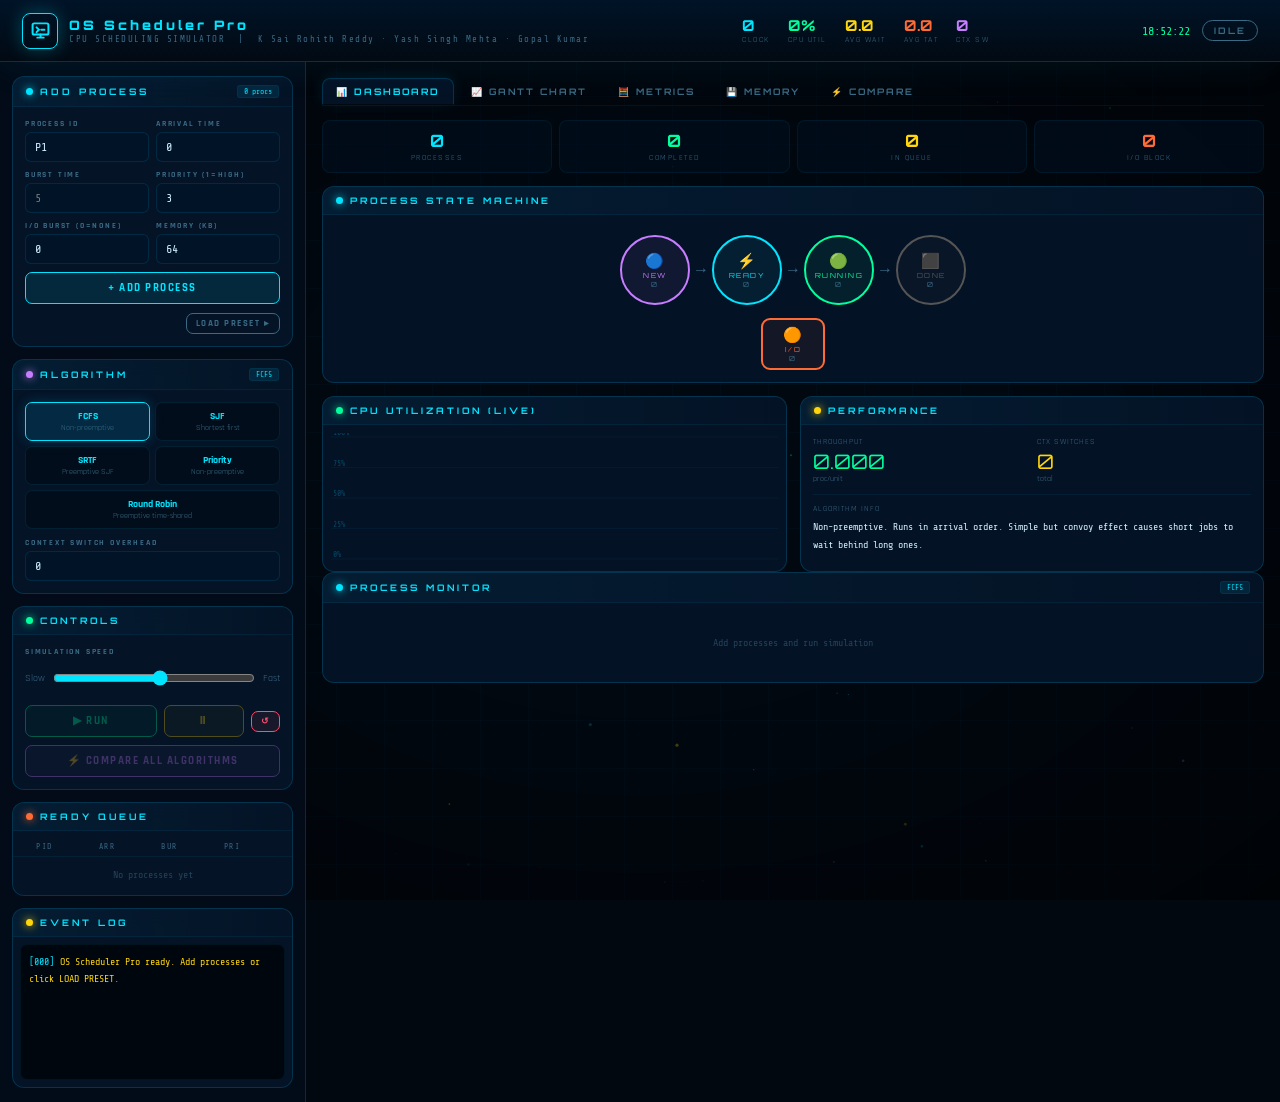
<file: index (2).html>
<!DOCTYPE html>
<html lang="en">
<head>
<meta charset="UTF-8">
<meta name="viewport" content="width=device-width, initial-scale=1.0">
<title>OS Scheduler Pro</title>
<link href="https://fonts.googleapis.com/css2?family=Orbitron:wght@700;900&family=Rajdhani:wght@600;700&family=Share+Tech+Mono&display=swap" rel="stylesheet">
<style>
:root{
  --bg:#020810;--panel:rgba(5,20,40,.9);--panel2:rgba(3,12,25,.92);
  --border:rgba(0,200,255,.18);--b2:rgba(0,200,255,.07);
  --c1:#00e5ff;--c2:#00ff9d;--c3:#ff6b35;--c4:#c77dff;
  --c5:#ffd60a;--c6:#ff4d6d;--tx:#d0eeff;--mt:#3a6a84;
  --hud:'Orbitron',monospace;--body:'Rajdhani',sans-serif;--mono:'Share Tech Mono',monospace;
}
*{margin:0;padding:0;box-sizing:border-box;}
body{background:var(--bg);color:var(--tx);font-family:var(--body);min-height:100vh;overflow-x:hidden;}
#bgc{position:fixed;inset:0;z-index:0;pointer-events:none;}
.grid{position:fixed;inset:0;z-index:0;pointer-events:none;
  background-image:linear-gradient(rgba(0,200,255,.022) 1px,transparent 1px),
  linear-gradient(90deg,rgba(0,200,255,.022) 1px,transparent 1px);background-size:48px 48px;}
.vign{position:fixed;inset:0;z-index:0;pointer-events:none;
  background:radial-gradient(ellipse at center,transparent 42%,rgba(0,0,0,.6) 100%);}
.app{position:relative;z-index:2;display:flex;flex-direction:column;min-height:100vh;}

/* ── HEADER ── */
header{background:linear-gradient(180deg,rgba(0,20,40,.98),rgba(2,10,20,.95));
  border-bottom:1px solid var(--border);padding:0 22px;
  display:flex;align-items:center;justify-content:space-between;
  height:62px;position:sticky;top:0;z-index:100;
  box-shadow:0 4px 40px rgba(0,200,255,.07);}
.hlogo{display:flex;align-items:center;gap:11px;}
.hicon{width:36px;height:36px;border:1.5px solid var(--c1);border-radius:8px;
  display:flex;align-items:center;justify-content:center;
  box-shadow:0 0 18px rgba(0,229,255,.28);animation:ipulse 3s infinite;}
@keyframes ipulse{0%,100%{box-shadow:0 0 18px rgba(0,229,255,.28)}50%{box-shadow:0 0 34px rgba(0,229,255,.52)}}
.hicon svg{width:19px;height:19px;}
.htitle{font-family:var(--hud);font-size:13px;font-weight:900;color:var(--c1);letter-spacing:3px;}
.hsub{font-size:9px;color:var(--mt);letter-spacing:1.5px;font-family:var(--mono);margin-top:1px;}
.hstats{display:flex;gap:18px;}
.hsv{font-family:var(--hud);font-size:15px;font-weight:700;color:var(--c1);transition:all .3s;display:block;}
.hsl{font-size:8px;color:var(--mt);letter-spacing:1.5px;text-transform:uppercase;}
.hright{display:flex;align-items:center;gap:12px;}
.clk{font-family:var(--mono);font-size:12px;color:var(--c2);}
.pill{padding:4px 11px;border-radius:20px;font-size:9px;font-weight:700;
  letter-spacing:2px;text-transform:uppercase;font-family:var(--hud);border:1px solid;transition:all .3s;}
.pidle{border-color:var(--mt);color:var(--mt);}
.prun{border-color:var(--c2);color:var(--c2);animation:blink 1s infinite;}
.pdone{border-color:var(--c5);color:var(--c5);}
.ppause{border-color:var(--c3);color:var(--c3);}
@keyframes blink{0%,100%{opacity:1}50%{opacity:.55}}

/* ── LAYOUT ── */
.main{display:flex;flex:1;}
.sidebar{width:306px;min-width:306px;background:var(--panel2);border-right:1px solid var(--border);
  overflow-y:auto;padding:14px 12px;display:flex;flex-direction:column;gap:12px;}
.sidebar::-webkit-scrollbar{width:3px;}
.sidebar::-webkit-scrollbar-thumb{background:var(--border);border-radius:2px;}
.content{flex:1;overflow-y:auto;padding:16px;display:flex;flex-direction:column;gap:14px;}
.content::-webkit-scrollbar{width:4px;}
.content::-webkit-scrollbar-thumb{background:var(--border);border-radius:2px;}

/* ── PANEL ── */
.panel{background:var(--panel);border:1px solid var(--border);border-radius:12px;
  overflow:hidden;backdrop-filter:blur(10px);transition:border-color .3s;}
.panel:hover{border-color:rgba(0,200,255,.32);}
.phdr{padding:8px 13px;background:linear-gradient(90deg,rgba(0,200,255,.06),transparent);
  border-bottom:1px solid var(--b2);display:flex;align-items:center;justify-content:space-between;}
.ptitle{font-family:var(--hud);font-size:9px;font-weight:700;letter-spacing:3px;
  text-transform:uppercase;color:var(--c1);display:flex;align-items:center;gap:7px;}
.dot{width:7px;height:7px;border-radius:50%;flex-shrink:0;
  box-shadow:0 0 8px currentColor;animation:dp 2s infinite;}
@keyframes dp{0%,100%{opacity:1}50%{opacity:.3}}
.dc{background:var(--c1);color:var(--c1);}
.dg{background:var(--c2);color:var(--c2);}
.do{background:var(--c3);color:var(--c3);}
.dy{background:var(--c5);color:var(--c5);}
.dpu{background:var(--c4);color:var(--c4);}
.pb{padding:12px;}

/* ── FORM ── */
.frow{display:grid;grid-template-columns:1fr 1fr;gap:7px;margin-bottom:8px;}
label{display:block;font-size:8px;font-weight:700;letter-spacing:1.8px;
  text-transform:uppercase;color:var(--mt);margin-bottom:3px;}
input,select{width:100%;padding:7px 9px;background:rgba(0,20,40,.88);
  border:1px solid rgba(0,200,255,.13);border-radius:6px;color:var(--tx);
  font-family:var(--mono);font-size:12px;outline:none;transition:border-color .2s,box-shadow .2s;}
input:focus,select:focus{border-color:var(--c1);box-shadow:0 0 10px rgba(0,229,255,.12);}

/* ── BUTTONS ── */
.btn{padding:8px 13px;border-radius:7px;border:1px solid;font-family:var(--body);
  font-size:11px;font-weight:700;letter-spacing:1.5px;text-transform:uppercase;
  cursor:pointer;transition:all .18s;display:inline-block;}
.bcyan{background:rgba(0,229,255,.1);border-color:var(--c1);color:var(--c1);}
.bcyan:hover{background:rgba(0,229,255,.22);box-shadow:0 0 16px rgba(0,229,255,.3);}
.bgreen{background:rgba(0,255,157,.1);border-color:var(--c2);color:var(--c2);}
.bgreen:hover{background:rgba(0,255,157,.2);box-shadow:0 0 16px rgba(0,255,157,.3);}
.byellow{background:rgba(255,214,10,.1);border-color:var(--c5);color:var(--c5);}
.byellow:hover{background:rgba(255,214,10,.2);}
.bred{background:rgba(255,77,109,.08);border-color:var(--c6);color:var(--c6);}
.bred:hover{background:rgba(255,77,109,.18);}
.bpurple{background:rgba(199,125,255,.1);border-color:var(--c4);color:var(--c4);}
.bpurple:hover{background:rgba(199,125,255,.2);}
.btn:disabled{opacity:.3;cursor:not-allowed;pointer-events:none;}
.bfull{width:100%;text-align:center;}
.bsm{padding:4px 9px;font-size:9px;}
.brow{display:flex;gap:7px;align-items:center;}

/* ── ALGO CARDS ── */
.agrid{display:grid;grid-template-columns:1fr 1fr;gap:5px;margin-bottom:9px;}
.acard{padding:7px 8px;border-radius:7px;border:1px solid rgba(0,200,255,.1);
  background:rgba(0,10,20,.6);cursor:pointer;transition:all .2s;text-align:center;}
.acard:hover{border-color:var(--c1);background:rgba(0,200,255,.06);}
.acard.active{border-color:var(--c1);background:rgba(0,200,255,.13);
  box-shadow:0 0 13px rgba(0,200,255,.2);}
.an{font-size:10px;font-weight:700;color:var(--c1);margin-bottom:1px;}
.ad{font-size:8px;color:var(--mt);}

/* ── QUEUE TABLE ── */
.qt{width:100%;border-collapse:collapse;font-family:var(--mono);font-size:11px;}
.qt th{padding:5px 7px;border-bottom:1px solid var(--b2);color:var(--mt);
  font-size:8px;letter-spacing:1.5px;text-transform:uppercase;font-weight:400;}
.qt td{padding:6px 7px;border-bottom:1px solid rgba(0,200,255,.04);vertical-align:middle;}
.qt tr:last-child td{border-bottom:none;}
.qt tr:hover td{background:rgba(0,200,255,.025);}
.qrm{background:transparent;border:1px solid rgba(255,77,109,.3);color:var(--c6);
  border-radius:4px;padding:2px 6px;cursor:pointer;font-size:9px;transition:all .2s;}
.qrm:hover{background:rgba(255,77,109,.15);}

/* ── TABS ── */
.tabs{display:flex;gap:3px;border-bottom:1px solid var(--b2);}
.tab{padding:7px 13px;font-size:9px;font-weight:700;letter-spacing:2px;
  text-transform:uppercase;border:1px solid transparent;border-radius:8px 8px 0 0;
  cursor:pointer;color:var(--mt);background:transparent;transition:all .2s;font-family:var(--hud);}
.tab:hover{color:var(--tx);}
.tab.active{color:var(--c1);border-color:var(--border);border-bottom-color:var(--bg);
  background:var(--panel);box-shadow:0 -2px 14px rgba(0,200,255,.1);}
.tcon{display:none;}
.tcon.active{display:block;animation:tfi .25s ease;}
@keyframes tfi{from{opacity:0;transform:translateY(5px)}to{opacity:1;transform:none}}

/* ── PROCESS CARDS ── */
.cgrid{display:grid;grid-template-columns:repeat(auto-fill,minmax(138px,1fr));gap:10px;}
.pcard{background:rgba(0,14,28,.88);border:1px solid rgba(0,200,255,.1);
  border-radius:10px;padding:12px;text-align:center;position:relative;
  overflow:hidden;transition:all .4s;}
.pcard::before{content:'';position:absolute;top:0;left:0;right:0;height:2px;
  background:var(--cc,var(--c1));opacity:.55;}
.pcard.snew{--cc:var(--c4);border-color:rgba(199,125,255,.22);}
.pcard.sready{--cc:var(--c1);border-color:rgba(0,200,255,.22);}
.pcard.srunning{--cc:var(--c2);border-color:var(--c2);animation:crun .7s infinite alternate;}
@keyframes crun{from{box-shadow:0 0 12px rgba(0,255,157,.15)}to{box-shadow:0 0 28px rgba(0,255,157,.38)}}
.pcard.swaiting{--cc:var(--c3);border-color:rgba(255,107,53,.22);}
.pcard.sterminated{--cc:#444;border-color:rgba(60,60,60,.25);opacity:.4;}
.pc-id{font-family:var(--hud);font-size:17px;font-weight:900;color:var(--cc,var(--c1));}
.pc-badge{margin:5px auto 6px;display:inline-block;padding:2px 7px;border-radius:12px;
  font-size:8px;font-weight:700;letter-spacing:1.5px;text-transform:uppercase;
  border:1px solid var(--cc,var(--c1));color:var(--cc,var(--c1));background:rgba(0,0,0,.3);}
.pc-bw{background:rgba(0,0,0,.4);border-radius:3px;height:4px;overflow:hidden;margin:6px 0;}
.pc-bar{height:100%;border-radius:3px;transition:width .5s ease;
  background:var(--cc,var(--c1));box-shadow:0 0 6px var(--cc,var(--c1));}
.pc-st{font-family:var(--mono);font-size:9px;color:var(--mt);line-height:1.7;}
.pc-st span{color:var(--cc,var(--c1));}

/* ── GANTT ── */
.gscroll{overflow-x:auto;padding-bottom:26px;}
.gscroll::-webkit-scrollbar{height:4px;}
.gscroll::-webkit-scrollbar-thumb{background:var(--border);border-radius:2px;}
.grow{display:flex;align-items:stretch;gap:2px;min-height:52px;position:relative;}
.gblk{display:flex;align-items:center;justify-content:center;flex-direction:column;
  min-width:34px;border-radius:6px;font-family:var(--mono);font-weight:700;
  flex-shrink:0;position:relative;cursor:pointer;transition:transform .15s,filter .15s;
  animation:gbin .2s ease;}
@keyframes gbin{from{transform:scaleY(0);opacity:0}to{transform:scaleY(1);opacity:1}}
.gblk:hover{transform:scaleY(1.08);filter:brightness(1.35);}
.g-pid{font-size:10px;}
.g-dur{font-size:7px;opacity:.6;}
.g-t{position:absolute;bottom:-18px;left:0;font-size:8px;color:var(--mt);white-space:nowrap;}
.gidle{background:rgba(255,255,255,.03);border:1px dashed rgba(255,255,255,.07);color:var(--mt);}
#gtt{position:fixed;z-index:300;background:rgba(3,12,30,.97);border:1px solid var(--border);
  border-radius:8px;padding:8px 12px;font-family:var(--mono);font-size:11px;
  pointer-events:none;display:none;box-shadow:0 8px 32px rgba(0,0,0,.7);}

/* ── METRICS TABLE ── */
.mt{width:100%;border-collapse:collapse;font-size:11px;}
.mt th{padding:8px 10px;border-bottom:1px solid var(--border);color:var(--c1);
  font-size:8px;letter-spacing:2px;text-transform:uppercase;
  font-weight:700;text-align:left;font-family:var(--hud);}
.mt td{padding:8px 10px;border-bottom:1px solid rgba(0,200,255,.04);font-family:var(--mono);}
.mt tr:hover td{background:rgba(0,200,255,.025);}
.mt tr:last-child td{border-bottom:none;}
.avgr td{background:rgba(0,200,255,.055)!important;color:var(--c1)!important;
  font-weight:700;border-top:1px solid var(--border);}
.vg{color:var(--c2)!important;}
.vy{color:var(--c5)!important;}
.vo{color:var(--c3)!important;}
.vc{color:var(--c1)!important;}

/* ── MEMORY ── */
.mwrap{display:flex;gap:3px;flex-wrap:wrap;margin-bottom:9px;}
.mblk{height:34px;border-radius:4px;display:flex;align-items:center;
  justify-content:center;font-family:var(--mono);font-size:9px;font-weight:700;}
.mfree{background:rgba(255,255,255,.025);border:1px dashed rgba(255,255,255,.07);
  color:rgba(255,255,255,.15);}

/* ── STATE MACHINE ── */
.sdwrap{display:flex;align-items:center;justify-content:center;flex-wrap:wrap;padding:8px 0;}
.sdn{width:70px;height:70px;border-radius:50%;border:2px solid;
  display:flex;flex-direction:column;align-items:center;justify-content:center;
  font-family:var(--hud);font-size:7px;letter-spacing:1.5px;text-transform:uppercase;flex-shrink:0;}
.sdn.active{animation:sdp .8s infinite alternate;}
@keyframes sdp{from{transform:scale(1)}to{transform:scale(1.1)}}
.sdn-n{border-color:var(--c4);color:var(--c4);background:rgba(199,125,255,.06);}
.sdn-r{border-color:var(--c1);color:var(--c1);background:rgba(0,229,255,.06);}
.sdn-ru{border-color:var(--c2);color:var(--c2);background:rgba(0,255,157,.06);}
.sdn-w{border-color:var(--c3);color:var(--c3);background:rgba(255,107,53,.06);}
.sdn-t{border-color:#555;color:#555;background:rgba(80,80,80,.06);}
.sdarr{color:var(--mt);font-size:16px;margin:0 3px;flex-shrink:0;}
.sdicon{font-size:15px;margin-bottom:1px;}
.sdcnt{font-size:7px;color:var(--mt);}

/* ── COMPARE ── */
.cmpgrid{display:grid;grid-template-columns:repeat(auto-fill,minmax(178px,1fr));gap:10px;}
.cmpc{background:rgba(0,15,30,.75);border:1px solid var(--b2);border-radius:10px;padding:13px;}
.cmpc h4{font-family:var(--hud);font-size:9px;letter-spacing:2px;color:var(--c1);margin-bottom:9px;}
.cmpr{display:flex;justify-content:space-between;padding:4px 0;border-bottom:1px solid var(--b2);font-size:10px;}
.cmpr:last-child{border-bottom:none;}
.cml{color:var(--mt);}.cmv{font-family:var(--mono);color:var(--c2);}

/* ── MINI STATS ── */
.msgrid{display:grid;grid-template-columns:repeat(4,1fr);gap:7px;margin-bottom:13px;}
.mscard{background:rgba(0,14,28,.78);border:1px solid var(--b2);border-radius:8px;padding:9px;text-align:center;}
.msval{font-family:var(--hud);font-size:17px;font-weight:700;color:var(--c1);}
.mslbl{font-size:8px;color:var(--mt);letter-spacing:1.5px;text-transform:uppercase;margin-top:2px;}

/* ── LOG ── */
.logbox{background:rgba(0,5,12,.88);border:1px solid var(--b2);border-radius:7px;
  padding:8px;height:136px;overflow-y:auto;font-family:var(--mono);font-size:10px;line-height:1.7;}
.logbox::-webkit-scrollbar{width:3px;}
.logbox::-webkit-scrollbar-thumb{background:var(--border);}
.le{animation:lein .18s ease;}
@keyframes lein{from{opacity:0;transform:translateX(-5px)}to{opacity:1;transform:none}}
.le .lt{color:var(--c1);margin-right:6px;}
.le.lrun .lm{color:var(--c2);}
.le.ldone .lm{color:var(--c3);}
.le.lstart .lm{color:var(--c5);}
.le .lm{color:var(--mt);}

/* ── MISC ── */
.tag{display:inline-block;padding:1px 6px;border-radius:3px;font-size:8px;
  background:rgba(0,200,255,.1);color:var(--c1);border:1px solid var(--b2);font-family:var(--mono);}
.est{text-align:center;color:var(--mt);font-family:var(--mono);font-size:10px;padding:22px;opacity:.55;}
.divider{border:none;border-top:1px solid var(--b2);margin:9px 0;}
.col2{display:grid;grid-template-columns:1fr 1fr;gap:13px;}
.srow{display:flex;align-items:center;gap:8px;font-size:10px;color:var(--mt);}
.srow input[type=range]{flex:1;accent-color:var(--c1);cursor:pointer;}
canvas{display:block;}
@media(max-width:880px){
  .main{flex-direction:column;}.sidebar{width:100%;min-width:0;}
  .msgrid{grid-template-columns:repeat(2,1fr);}.col2{grid-template-columns:1fr;}
}
</style>
</head>
<body>

<canvas id="bgc"></canvas>
<div class="grid"></div>
<div class="vign"></div>
<div id="gtt"></div>

<div class="app">

<!-- HEADER -->
<header>
  <div class="hlogo">
    <div class="hicon">
      <svg viewBox="0 0 24 24" fill="none" stroke="#00e5ff" stroke-width="2.5" stroke-linecap="round">
        <rect x="2" y="3" width="20" height="14" rx="2"/>
        <path d="M8 21h8M12 17v4M7 8l3 3-3 3M13 11h4"/>
      </svg>
    </div>
    <div>
      <div class="htitle">OS Scheduler Pro</div>
      <div class="hsub">CPU SCHEDULING SIMULATOR &nbsp;|&nbsp; K Sai Rohith Reddy · Yash Singh Mehta · Gopal Kumar</div>
    </div>
  </div>
  <div class="hstats">
    <div><span class="hsv" id="hs-t">0</span><div class="hsl">Clock</div></div>
    <div><span class="hsv" style="color:var(--c2)" id="hs-cpu">0%</span><div class="hsl">CPU Util</div></div>
    <div><span class="hsv" style="color:var(--c5)" id="hs-awt">0.0</span><div class="hsl">Avg Wait</div></div>
    <div><span class="hsv" style="color:var(--c3)" id="hs-att">0.0</span><div class="hsl">Avg TAT</div></div>
    <div><span class="hsv" style="color:var(--c4)" id="hs-ctx">0</span><div class="hsl">Ctx Sw</div></div>
  </div>
  <div class="hright">
    <span class="clk" id="clk">00:00:00</span>
    <span class="pill pidle" id="pill">IDLE</span>
  </div>
</header>

<div class="main">

<!-- SIDEBAR -->
<div class="sidebar">

  <!-- Add Process -->
  <div class="panel">
    <div class="phdr"><div class="ptitle"><div class="dot dc"></div>Add Process</div><span class="tag" id="pcnt">0 procs</span></div>
    <div class="pb">
      <div class="frow">
        <div><label>Process ID</label><input id="in-pid" value="P1" maxlength="5"></div>
        <div><label>Arrival Time</label><input type="number" id="in-arr" value="0" min="0"></div>
      </div>
      <div class="frow">
        <div><label>Burst Time</label><input type="number" id="in-bur" placeholder="5" min="1"></div>
        <div><label>Priority (1=high)</label><input type="number" id="in-pri" value="3" min="1" max="10"></div>
      </div>
      <div class="frow">
        <div><label>I/O Burst (0=none)</label><input type="number" id="in-io" value="0" min="0"></div>
        <div><label>Memory (KB)</label><input type="number" id="in-mem" value="64" min="16" max="512" step="16"></div>
      </div>
      <button class="btn bcyan bfull" id="btn-add" onclick="addProcess()">+ ADD PROCESS</button>
      <div style="text-align:right;margin-top:7px">
        <button class="btn bsm" style="border-color:var(--mt);color:var(--mt);background:transparent" onclick="loadPreset()">LOAD PRESET ▸</button>
      </div>
    </div>
  </div>

  <!-- Algorithm -->
  <div class="panel">
    <div class="phdr"><div class="ptitle"><div class="dot dpu"></div>Algorithm</div><span class="tag" id="alg-tag">FCFS</span></div>
    <div class="pb">
      <div class="agrid">
        <div class="acard active" id="alg-FCFS" onclick="setAlgo('FCFS')"><div class="an">FCFS</div><div class="ad">Non-preemptive</div></div>
        <div class="acard" id="alg-SJF" onclick="setAlgo('SJF')"><div class="an">SJF</div><div class="ad">Shortest first</div></div>
        <div class="acard" id="alg-SRTF" onclick="setAlgo('SRTF')"><div class="an">SRTF</div><div class="ad">Preemptive SJF</div></div>
        <div class="acard" id="alg-PRI" onclick="setAlgo('PRI')"><div class="an">Priority</div><div class="ad">Non-preemptive</div></div>
        <div class="acard" id="alg-RR" onclick="setAlgo('RR')" style="grid-column:span 2"><div class="an">Round Robin</div><div class="ad">Preemptive time-shared</div></div>
      </div>
      <div id="q-row" style="display:none;margin-bottom:8px">
        <label>Time Quantum</label>
        <input type="number" id="in-q" value="2" min="1" max="20">
      </div>
      <label>Context Switch Overhead</label>
      <input type="number" id="in-ctx" value="0" min="0" max="5">
    </div>
  </div>

  <!-- Controls -->
  <div class="panel">
    <div class="phdr"><div class="ptitle"><div class="dot dg"></div>Controls</div></div>
    <div class="pb">
      <label style="margin-bottom:5px">Simulation Speed</label>
      <div class="srow" style="margin-bottom:11px">
        <span>Slow</span>
        <input type="range" id="in-spd" min="100" max="1400" value="800" step="100">
        <span>Fast</span>
      </div>
      <div class="brow" style="margin-bottom:8px">
        <button class="btn bgreen" id="btn-run" style="flex:2" onclick="runSim()" disabled>▶ RUN</button>
        <button class="btn byellow" id="btn-pause" style="flex:1" onclick="togglePause()" disabled>⏸</button>
        <button class="btn bred bsm" onclick="resetAll()">↺</button>
      </div>
      <button class="btn bpurple bfull" id="btn-cmp" onclick="compareAll()" disabled>⚡ COMPARE ALL ALGORITHMS</button>
    </div>
  </div>

  <!-- Queue -->
  <div class="panel">
    <div class="phdr"><div class="ptitle"><div class="dot do"></div>Ready Queue</div></div>
    <div class="pb" style="padding:6px 0 3px">
      <table class="qt">
        <thead><tr><th>PID</th><th>ARR</th><th>BUR</th><th>PRI</th><th></th></tr></thead>
        <tbody id="q-tbody"></tbody>
      </table>
      <div id="q-empty" class="est" style="padding:12px">No processes yet</div>
    </div>
  </div>

  <!-- Log -->
  <div class="panel">
    <div class="phdr"><div class="ptitle"><div class="dot dy"></div>Event Log</div></div>
    <div class="pb" style="padding:7px"><div class="logbox" id="logbox"></div></div>
  </div>

</div><!-- /sidebar -->

<!-- CONTENT -->
<div class="content">
  <div class="tabs">
    <div class="tab active" onclick="stab('dash')">📊 Dashboard</div>
    <div class="tab" onclick="stab('gantt')">📈 Gantt Chart</div>
    <div class="tab" onclick="stab('metrics')">🧮 Metrics</div>
    <div class="tab" onclick="stab('mem')">💾 Memory</div>
    <div class="tab" onclick="stab('cmp')">⚡ Compare</div>
  </div>

  <!-- DASHBOARD -->
  <div class="tcon active" id="tab-dash">
    <div class="msgrid">
      <div class="mscard"><div class="msval" id="ms-tot">0</div><div class="mslbl">Processes</div></div>
      <div class="mscard"><div class="msval" style="color:var(--c2)" id="ms-done">0</div><div class="mslbl">Completed</div></div>
      <div class="mscard"><div class="msval" style="color:var(--c5)" id="ms-rdy">0</div><div class="mslbl">In Queue</div></div>
      <div class="mscard"><div class="msval" style="color:var(--c3)" id="ms-io">0</div><div class="mslbl">I/O Block</div></div>
    </div>

    <!-- State Machine -->
    <div class="panel" style="margin-bottom:13px">
      <div class="phdr"><div class="ptitle"><div class="dot dc"></div>Process State Machine</div></div>
      <div class="pb">
        <div class="sdwrap">
          <div class="sdn sdn-n" id="sd-new"><div class="sdicon">🔵</div>NEW<div class="sdcnt" id="sd-n-c">0</div></div>
          <div class="sdarr">→</div>
          <div class="sdn sdn-r" id="sd-rdy"><div class="sdicon">⚡</div>READY<div class="sdcnt" id="sd-r-c">0</div></div>
          <div class="sdarr">→</div>
          <div class="sdn sdn-ru" id="sd-run"><div class="sdicon">🟢</div>RUNNING<div class="sdcnt" id="sd-ru-c">0</div></div>
          <div class="sdarr">→</div>
          <div class="sdn sdn-t" id="sd-term"><div class="sdicon">⬛</div>DONE<div class="sdcnt" id="sd-t-c">0</div></div>
        </div>
        <div style="text-align:center;margin-top:5px">
          <div class="sdn sdn-w" style="width:64px;height:52px;border-radius:9px;margin:0 auto">
            <div class="sdicon">🟠</div>I/O<div class="sdcnt" id="sd-w-c">0</div>
          </div>
        </div>
      </div>
    </div>

    <div class="col2">
      <div class="panel">
        <div class="phdr"><div class="ptitle"><div class="dot dg"></div>CPU Utilization (Live)</div></div>
        <div class="pb" style="padding:8px"><canvas id="cpu-c" height="130" style="width:100%"></canvas></div>
      </div>
      <div class="panel">
        <div class="phdr"><div class="ptitle"><div class="dot dy"></div>Performance</div></div>
        <div class="pb">
          <div style="display:grid;grid-template-columns:1fr 1fr;gap:10px;margin-bottom:10px">
            <div>
              <div style="font-size:8px;color:var(--mt);letter-spacing:1px;margin-bottom:2px">THROUGHPUT</div>
              <div style="font-family:var(--hud);font-size:20px;color:var(--c2)" id="s-thr">0.000</div>
              <div style="font-size:8px;color:var(--mt)">proc/unit</div>
            </div>
            <div>
              <div style="font-size:8px;color:var(--mt);letter-spacing:1px;margin-bottom:2px">CTX SWITCHES</div>
              <div style="font-family:var(--hud);font-size:20px;color:var(--c5)" id="s-ctx">0</div>
              <div style="font-size:8px;color:var(--mt)">total</div>
            </div>
          </div>
          <div class="divider"></div>
          <div style="font-size:8px;color:var(--mt);margin-bottom:4px;letter-spacing:1px">ALGORITHM INFO</div>
          <div id="alg-info" style="font-family:var(--mono);font-size:10px;color:var(--tx);line-height:1.75">Select algorithm and run.</div>
        </div>
      </div>
    </div>

    <div class="panel">
      <div class="phdr"><div class="ptitle"><div class="dot dc"></div>Process Monitor</div><span class="tag" id="pm-tag">FCFS</span></div>
      <div class="pb">
        <div class="cgrid" id="cgrid">
          <div class="est" style="grid-column:1/-1">Add processes and run simulation</div>
        </div>
      </div>
    </div>
  </div>

  <!-- GANTT -->
  <div class="tcon" id="tab-gantt">
    <div class="panel" style="margin-bottom:13px">
      <div class="phdr">
        <div class="ptitle"><div class="dot dg"></div>Gantt Chart — <span id="gantt-alg" style="color:var(--c5)">FCFS</span></div>
        <span style="font-family:var(--mono);font-size:9px;color:var(--mt)">Hover blocks for details</span>
      </div>
      <div class="pb"><div class="gscroll"><div class="grow" id="grow"><div class="est" style="width:100%">Run simulation to see Gantt chart</div></div></div></div>
    </div>
    <div class="panel" style="margin-bottom:13px">
      <div class="phdr"><div class="ptitle"><div class="dot dc"></div>Legend</div></div>
      <div class="pb"><div style="display:flex;gap:12px;flex-wrap:wrap" id="gleg"></div></div>
    </div>
    <div class="panel">
      <div class="phdr"><div class="ptitle"><div class="dot do"></div>Execution Timeline</div></div>
      <div class="pb" style="padding:0 0 4px">
        <table class="mt"><thead><tr><th>PID</th><th>Arrival</th><th>Burst</th><th>First Run</th><th>Finish</th><th>Wait</th><th>TAT</th><th>Response</th></tr></thead>
        <tbody id="tl-body"></tbody></table>
        <div id="tl-empty" class="est">Run simulation</div>
      </div>
    </div>
  </div>

  <!-- METRICS -->
  <div class="tcon" id="tab-metrics">
    <div class="msgrid">
      <div class="mscard"><div class="msval" style="color:var(--c5)" id="mm-awt">—</div><div class="mslbl">Avg Wait</div></div>
      <div class="mscard"><div class="msval" style="color:var(--c3)" id="mm-att">—</div><div class="mslbl">Avg TAT</div></div>
      <div class="mscard"><div class="msval" style="color:var(--c1)" id="mm-art">—</div><div class="mslbl">Avg Response</div></div>
      <div class="mscard"><div class="msval" style="color:var(--c2)" id="mm-cpu">—</div><div class="mslbl">CPU Util</div></div>
    </div>
    <div class="panel" style="margin-bottom:13px">
      <div class="phdr"><div class="ptitle"><div class="dot dc"></div>Per-Process Metrics</div></div>
      <div class="pb" style="padding:0 0 4px">
        <table class="mt"><thead><tr><th>PID</th><th>Pri</th><th>Arr</th><th>Burst</th><th>I/O</th><th>Finish</th><th>Wait</th><th>TAT</th><th>Response</th><th>CPU%</th></tr></thead>
        <tbody id="met-body"></tbody></table>
        <div id="met-empty" class="est">Run simulation</div>
      </div>
    </div>
    <div class="col2">
      <div class="panel">
        <div class="phdr"><div class="ptitle"><div class="dot dy"></div>Wait vs TAT Chart</div></div>
        <div class="pb" style="padding:8px"><canvas id="bar-c" height="180" style="width:100%"></canvas></div>
      </div>
      <div class="panel">
        <div class="phdr"><div class="ptitle"><div class="dot do"></div>Summary</div></div>
        <div class="pb" id="sum-panel" style="font-family:var(--mono);font-size:10px;line-height:2;color:var(--mt)">Run simulation.</div>
      </div>
    </div>
  </div>

  <!-- MEMORY -->
  <div class="tcon" id="tab-mem">
    <div class="panel" style="margin-bottom:13px">
      <div class="phdr"><div class="ptitle"><div class="dot dpu"></div>Memory Map — 1024 KB Total</div></div>
      <div class="pb">
        <div class="mwrap" id="mem-map"></div>
        <div style="display:flex;gap:10px;flex-wrap:wrap;margin-top:7px" id="mem-leg"></div>
        <div style="background:rgba(0,0,0,.4);border-radius:4px;height:8px;margin-top:10px;overflow:hidden">
          <div id="mem-prog" style="height:100%;border-radius:4px;background:linear-gradient(90deg,var(--c4),var(--c1));transition:width .4s;width:0%"></div>
        </div>
        <div style="font-size:9px;color:var(--mt);margin-top:4px;font-family:var(--mono)">
          Used: <span id="m-used" style="color:var(--c1)">0 KB</span> / 1024 KB — Free: <span id="m-free" style="color:var(--c2)">1024 KB</span>
        </div>
      </div>
    </div>
    <div class="col2">
      <div class="panel">
        <div class="phdr"><div class="ptitle"><div class="dot dc"></div>Allocation Table</div></div>
        <div class="pb" style="padding:0 0 4px">
          <table class="mt"><thead><tr><th>PID</th><th>Size (KB)</th><th>Base</th><th>Limit</th><th>State</th></tr></thead>
          <tbody id="mem-tbody"></tbody></table>
          <div id="mem-empty" class="est">No processes</div>
        </div>
      </div>
      <div class="panel">
        <div class="phdr"><div class="ptitle"><div class="dot dg"></div>Memory Stats</div></div>
        <div class="pb" style="display:grid;gap:8px">
          <div class="mscard"><div class="msval" style="color:var(--c4)" id="ms-alloc">0 KB</div><div class="mslbl">Allocated</div></div>
          <div class="mscard"><div class="msval" style="color:var(--c3)" id="ms-frag">0</div><div class="mslbl">Fragments</div></div>
          <div class="mscard"><div class="msval" style="color:var(--c2)" id="ms-util">0%</div><div class="mslbl">Utilization</div></div>
        </div>
      </div>
    </div>
  </div>

  <!-- COMPARE -->
  <div class="tcon" id="tab-cmp">
    <div class="panel" style="margin-bottom:13px">
      <div class="phdr"><div class="ptitle"><div class="dot dpu"></div>Algorithm Comparison</div></div>
      <div class="pb">
        <p style="font-size:10px;color:var(--mt);font-family:var(--mono);margin-bottom:11px">Click ⚡ COMPARE ALL ALGORITHMS to run all 5 algorithms and compare side-by-side.</p>
        <div class="cmpgrid" id="cmp-grid"><div class="est" style="grid-column:1/-1">Click ⚡ COMPARE ALL ALGORITHMS in the sidebar</div></div>
      </div>
    </div>
    <div class="panel">
      <div class="phdr"><div class="ptitle"><div class="dot dy"></div>Comparison Chart</div></div>
      <div class="pb" style="padding:10px"><canvas id="cmp-c" height="200" style="width:100%"></canvas></div>
    </div>
  </div>

</div><!-- /content -->
</div><!-- /main -->
</div><!-- /app -->

<script>
// ═══════════════════════════════════════════
// PARTICLES
// ═══════════════════════════════════════════
(function(){
  var cv = document.getElementById('bgc'), ctx = cv.getContext('2d');
  var W, H, pts = [];
  var COLS = ['#00e5ff','#00ff9d','#c77dff','#ffd60a'];
  function resize(){ W = cv.width = innerWidth; H = cv.height = innerHeight; }
  resize(); window.addEventListener('resize', resize);
  for(var i=0;i<80;i++) pts.push({
    x: Math.random()*innerWidth, y: Math.random()*innerHeight,
    vx:(Math.random()-.5)*.25, vy:(Math.random()-.5)*.25,
    r: Math.random()*1.3+.3, a: Math.random()*.3+.05,
    c: COLS[Math.floor(Math.random()*4)]
  });
  (function draw(){
    ctx.clearRect(0,0,W,H);
    pts.forEach(function(p){
      p.x+=p.vx; p.y+=p.vy;
      if(p.x<0)p.x=W; if(p.x>W)p.x=0;
      if(p.y<0)p.y=H; if(p.y>H)p.y=0;
      ctx.beginPath(); ctx.arc(p.x,p.y,p.r,0,Math.PI*2);
      ctx.fillStyle=p.c; ctx.globalAlpha=p.a; ctx.fill();
    });
    ctx.globalAlpha=1;
    for(var i=0;i<pts.length;i++) for(var j=i+1;j<pts.length;j++){
      var dx=pts[i].x-pts[j].x, dy=pts[i].y-pts[j].y, d=Math.sqrt(dx*dx+dy*dy);
      if(d<105){ ctx.beginPath(); ctx.moveTo(pts[i].x,pts[i].y); ctx.lineTo(pts[j].x,pts[j].y);
        ctx.strokeStyle='rgba(0,200,255,'+(0.05*(1-d/105))+')'; ctx.lineWidth=.5; ctx.stroke(); }
    }
    requestAnimationFrame(draw);
  })();
})();

// ═══════════════════════════════════════════
// GLOBAL STATE
// ═══════════════════════════════════════════
var procs = [];
var algo  = 'FCFS';
var running = false, paused = false;
var simTO = null, pidC = 1, ctxSw = 0;
var timeline = [], cpuHist = [];

var COLORS = ['#00e5ff','#00ff9d','#ff6b35','#c77dff','#ffd60a','#ff4d6d','#43d9ad','#ff9ef5'];
var AINFO = {
  FCFS: 'Non-preemptive. Runs in arrival order. Simple but convoy effect causes short jobs to wait behind long ones.',
  SJF:  'Non-preemptive Shortest Job First. Minimizes average waiting time but may starve long processes.',
  SRTF: 'Preemptive SJF. Preempts the CPU if a new shorter job arrives. Optimal average waiting time.',
  PRI:  'Non-preemptive Priority. Lower number = higher priority. Risk of starvation for low-priority processes.',
  RR:   'Round Robin. Each process gets a time quantum. Fair, good response time, suitable for time-sharing systems.'
};

// ═══════════════════════════════════════════
// CLOCK
// ═══════════════════════════════════════════
setInterval(function(){
  var n = new Date();
  document.getElementById('clk').textContent =
    String(n.getHours()).padStart(2,'0')+':'+
    String(n.getMinutes()).padStart(2,'0')+':'+
    String(n.getSeconds()).padStart(2,'0');
}, 1000);

// ═══════════════════════════════════════════
// TABS
// ═══════════════════════════════════════════
function stab(id) {
  var ids = ['dash','gantt','metrics','mem','cmp'];
  var tabs = document.querySelectorAll('.tab');
  ids.forEach(function(tid, i){ tabs[i].classList.toggle('active', tid === id); });
  document.querySelectorAll('.tcon').forEach(function(c){ c.classList.remove('active'); });
  document.getElementById('tab-'+id).classList.add('active');
}

// ═══════════════════════════════════════════
// ALGORITHM
// ═══════════════════════════════════════════
function setAlgo(a) {
  algo = a;
  document.querySelectorAll('.acard').forEach(function(c){ c.classList.remove('active'); });
  document.getElementById('alg-'+a).classList.add('active');
  document.getElementById('q-row').style.display = (a === 'RR') ? 'block' : 'none';
  document.getElementById('alg-tag').textContent = a;
  document.getElementById('pm-tag').textContent  = a;
  document.getElementById('gantt-alg').textContent = a;
  document.getElementById('alg-info').textContent = AINFO[a];
}

// ═══════════════════════════════════════════
// ADD / REMOVE PROCESS
// ═══════════════════════════════════════════
function addProcess() {
  if (running && !paused) return;
  var pid = document.getElementById('in-pid').value.trim() || ('P'+pidC);
  var arr = parseInt(document.getElementById('in-arr').value) || 0;
  var bur = parseInt(document.getElementById('in-bur').value);
  var pri = parseInt(document.getElementById('in-pri').value) || 3;
  var io  = parseInt(document.getElementById('in-io').value)  || 0;
  var mem = parseInt(document.getElementById('in-mem').value) || 64;

  if (!bur || bur < 1)                        { flash('Burst time must be ≥ 1', 'e'); return; }
  if (procs.find(function(p){ return p.pid===pid; })) { flash('PID already exists', 'e'); return; }
  if (procs.length >= 8)                      { flash('Maximum 8 processes', 'e'); return; }

  var ci = procs.length % COLORS.length;
  procs.push({ pid:pid, arr:arr, bur:bur, pri:pri, io:io, mem:mem,
    state:'new', color:COLORS[ci],
    rem:bur, start:null, fin:null, wt:null, tat:null, rt:null });
  pidC++;
  document.getElementById('in-pid').value = 'P' + pidC;
  document.getElementById('in-bur').value = '';
  var maxArr = procs.reduce(function(m,p){ return Math.max(m,p.arr); }, 0);
  document.getElementById('in-arr').value = maxArr;

  renderAll();
  document.getElementById('btn-run').disabled = false;
  document.getElementById('btn-cmp').disabled = false;
  flash(pid + ' added', 's');
}

function removeProcess(pid) {
  if (running) return;
  procs = procs.filter(function(p){ return p.pid !== pid; });
  procs.forEach(function(p,i){ p.color = COLORS[i % COLORS.length]; });
  renderAll();
  if (!procs.length) {
    document.getElementById('btn-run').disabled = true;
    document.getElementById('btn-cmp').disabled = true;
  }
}

function loadPreset() {
  if (running) return;
  procs = []; pidC = 1;
  var preset = [
    {pid:'P1',arr:0,bur:8,pri:2,io:2,mem:128},
    {pid:'P2',arr:1,bur:4,pri:1,io:0,mem:64},
    {pid:'P3',arr:2,bur:9,pri:3,io:3,mem:256},
    {pid:'P4',arr:3,bur:5,pri:2,io:0,mem:96},
    {pid:'P5',arr:4,bur:2,pri:1,io:1,mem:64}
  ];
  preset.forEach(function(p,i){
    procs.push({pid:p.pid,arr:p.arr,bur:p.bur,pri:p.pri,io:p.io,mem:p.mem,
      state:'new',color:COLORS[i],rem:p.bur,start:null,fin:null,wt:null,tat:null,rt:null});
  });
  pidC = 6;
  document.getElementById('in-pid').value = 'P6';
  renderAll();
  document.getElementById('btn-run').disabled = false;
  document.getElementById('btn-cmp').disabled = false;
  flash('Preset loaded — 5 processes', 's');
}

// ═══════════════════════════════════════════
// FLASH
// ═══════════════════════════════════════════
function flash(msg, type) {
  var el = document.createElement('div');
  var ok = (type === 's');
  var col = ok ? '#00ff9d' : '#ff4d6d';
  el.style.cssText = 'position:fixed;bottom:16px;right:16px;z-index:9999;'+
    'padding:9px 15px;border-radius:7px;font-family:var(--mono);font-size:11px;'+
    'border:1px solid '+col+';color:'+col+';'+
    'background:'+(ok?'rgba(0,255,157,.08)':'rgba(255,77,109,.08)')+';';
  el.textContent = msg;
  document.body.appendChild(el);
  setTimeout(function(){ el.remove(); }, 2000);
}

// ═══════════════════════════════════════════
// RENDER — QUEUE TABLE
// ═══════════════════════════════════════════
function renderQueue() {
  var tb = document.getElementById('q-tbody');
  var em = document.getElementById('q-empty');
  document.getElementById('pcnt').textContent = procs.length + ' procs';
  document.getElementById('ms-tot').textContent = procs.length;
  if (!procs.length) { tb.innerHTML = ''; em.style.display = 'block'; return; }
  em.style.display = 'none';
  tb.innerHTML = procs.map(function(p){
    var priCol = p.pri<=2 ? 'var(--c6)' : p.pri<=4 ? 'var(--c5)' : 'var(--mt)';
    return '<tr>'+
      '<td style="color:'+p.color+';font-weight:700">'+p.pid+'</td>'+
      '<td>'+p.arr+'</td>'+
      '<td>'+p.bur+(p.io?'<span style="color:var(--c5)">+'+p.io+'</span>':'')+'</td>'+
      '<td style="color:'+priCol+'">'+p.pri+'</td>'+
      '<td><button class="qrm" onclick="removeProcess(\''+p.pid+'\')">✕</button></td>'+
    '</tr>';
  }).join('');
}

// ═══════════════════════════════════════════
// RENDER — PROCESS CARDS
// ═══════════════════════════════════════════
function renderCards(rt) {
  var g = document.getElementById('cgrid');
  if (!procs.length) {
    g.innerHTML = '<div class="est" style="grid-column:1/-1">Add processes and run simulation</div>';
    return;
  }
  g.innerHTML = procs.map(function(p){
    var pct = rt ? Math.max(0, Math.round((1 - p.rem/p.bur)*100)) : 0;
    return '<div class="pcard s'+p.state+'" style="--cc:'+p.color+'">'+
      '<div class="pc-id" style="color:'+p.color+'">'+p.pid+'</div>'+
      '<div class="pc-badge">'+p.state.toUpperCase()+'</div>'+
      '<div class="pc-bw"><div class="pc-bar" style="width:'+pct+'%;background:'+p.color+'"></div></div>'+
      '<div class="pc-st">BUR <span>'+p.bur+'</span> | REM <span>'+p.rem+'</span><br>'+
      'PRI <span>'+p.pri+'</span> | ARR <span>'+p.arr+'</span>'+
      (p.io?'<br>I/O <span>'+p.io+'</span>':'')+'</div>'+
    '</div>';
  }).join('');
}

// ═══════════════════════════════════════════
// RENDER — STATE MACHINE
// ═══════════════════════════════════════════
function renderSD() {
  var c = {new:0,ready:0,running:0,waiting:0,terminated:0};
  procs.forEach(function(p){ c[p.state] = (c[p.state]||0) + 1; });
  document.getElementById('sd-n-c').textContent  = c.new||0;
  document.getElementById('sd-r-c').textContent  = c.ready||0;
  document.getElementById('sd-ru-c').textContent = c.running||0;
  document.getElementById('sd-w-c').textContent  = c.waiting||0;
  document.getElementById('sd-t-c').textContent  = c.terminated||0;
  document.getElementById('sd-run').classList.toggle('active', c.running > 0);
  document.getElementById('sd-rdy').classList.toggle('active', c.ready > 0);
  document.getElementById('ms-done').textContent = c.terminated||0;
  document.getElementById('ms-rdy').textContent  = c.ready||0;
  document.getElementById('ms-io').textContent   = c.waiting||0;
}

// ═══════════════════════════════════════════
// RENDER — MEMORY MAP
// ═══════════════════════════════════════════
function renderMem() {
  var mm = document.getElementById('mem-map');
  var ml = document.getElementById('mem-leg');
  var mt = document.getElementById('mem-tbody');
  var me = document.getElementById('mem-empty');
  if (!procs.length) {
    mm.innerHTML='<span style="font-family:var(--mono);font-size:9px;color:var(--mt)">No processes</span>';
    ml.innerHTML=mt.innerHTML=''; me.style.display='block';
    document.getElementById('m-used').textContent='0 KB';
    document.getElementById('m-free').textContent='1024 KB';
    document.getElementById('mem-prog').style.width='0%';
    document.getElementById('ms-alloc').textContent='0 KB';
    document.getElementById('ms-frag').textContent='0';
    document.getElementById('ms-util').textContent='0%';
    return;
  }
  me.style.display='none';
  var addr=0, allocs=[];
  procs.forEach(function(p){
    allocs.push({pid:p.pid,base:addr,size:p.mem,color:p.color,state:p.state});
    addr+=p.mem;
  });
  var used=addr, free=Math.max(0,1024-used), sc=560/1024;
  mm.innerHTML = allocs.map(function(a){
    return '<div class="mblk" style="width:'+Math.max(26,Math.round(a.size*sc))+'px;'+
      'background:'+a.color+'1a;border:1px solid '+a.color+'55;color:'+a.color+'">'+
      a.pid+'<br><span style="font-size:8px;opacity:.7">'+a.size+'K</span></div>';
  }).join('') + (free>0 ? '<div class="mblk mfree" style="width:'+Math.max(18,Math.round(free*sc))+'px">'+free+'K<br>FREE</div>' : '');
  ml.innerHTML = allocs.map(function(a){
    return '<div style="display:flex;align-items:center;gap:5px;font-size:9px;color:var(--mt)">'+
      '<div style="width:10px;height:10px;border-radius:2px;background:'+a.color+'"></div>'+
      '<span style="color:'+a.color+'">'+a.pid+'</span> '+a.base+'–'+(a.base+a.size-1)+' KB</div>';
  }).join('');
  mt.innerHTML = allocs.map(function(a){
    return '<tr><td style="color:'+a.color+';font-weight:700">'+a.pid+'</td>'+
      '<td class="vc">'+a.size+'</td><td>'+a.base+'</td><td>'+(a.base+a.size-1)+'</td>'+
      '<td>'+a.state+'</td></tr>';
  }).join('');
  var pct=Math.min(100,Math.round((used/1024)*100));
  document.getElementById('m-used').textContent=used+' KB';
  document.getElementById('m-free').textContent=free+' KB';
  document.getElementById('mem-prog').style.width=pct+'%';
  document.getElementById('ms-alloc').textContent=used+' KB';
  document.getElementById('ms-frag').textContent=free>0?1:0;
  document.getElementById('ms-util').textContent=pct+'%';
}

// ═══════════════════════════════════════════
// RENDER — GANTT
// ═══════════════════════════════════════════
function renderGantt(tl2, upTo) {
  if (upTo === undefined) upTo = Infinity;
  var row = document.getElementById('grow');
  row.innerHTML = '';
  var sl = tl2.filter(function(b){ return b.start < upTo; });
  if (!sl.length) {
    row.innerHTML='<div class="est" style="width:100%">Run simulation to see Gantt chart</div>';
    return;
  }
  var totT = tl2[tl2.length-1] ? tl2[tl2.length-1].end : 1;
  sl.forEach(function(b){
    var dur = Math.min(b.end, upTo) - b.start;
    var w   = Math.max(34, Math.round((dur/totT)*100)*6);
    var div = document.createElement('div');
    div.className = 'gblk' + (b.pid==='IDLE' ? ' gidle' : '');
    div.style.width = w + 'px';
    var p = procs.find(function(x){ return x.pid===b.pid; });
    if (p) { div.style.background=p.color+'18'; div.style.border='1px solid '+p.color; div.style.color=p.color; }
    div.innerHTML='<span class="g-pid">'+b.pid+'</span><span class="g-dur">'+dur+'u</span><span class="g-t">'+b.start+'</span>';
    var tt = document.getElementById('gtt');
    div.addEventListener('mouseenter', function(e){
      tt.style.display='block';
      tt.innerHTML='<b style="color:'+(p?p.color:'#888')+'">'+b.pid+'</b><br>Start: '+b.start+' | End: '+b.end+'<br>Duration: '+dur+' units';
      tt.style.left=(e.clientX+12)+'px'; tt.style.top=(e.clientY-44)+'px';
    });
    div.addEventListener('mousemove',function(e){tt.style.left=(e.clientX+12)+'px';tt.style.top=(e.clientY-44)+'px';});
    div.addEventListener('mouseleave',function(){tt.style.display='none';});
    row.appendChild(div);
  });
  if (sl.length) {
    var sp=document.createElement('span');
    sp.style.cssText='font-family:var(--mono);font-size:8px;color:var(--mt);align-self:flex-end;padding-bottom:2px;padding-left:4px;';
    sp.textContent=Math.min(upTo, tl2[tl2.length-1].end);
    row.appendChild(sp);
  }
  document.getElementById('gleg').innerHTML = procs.map(function(p){
    return '<div style="display:flex;align-items:center;gap:5px;font-size:9px;font-family:var(--mono)">'+
      '<div style="width:12px;height:12px;border-radius:2px;background:'+p.color+'1a;border:1px solid '+p.color+'"></div>'+
      '<span style="color:'+p.color+'">'+p.pid+'</span>'+
      '<span style="color:var(--mt)">B:'+p.bur+' A:'+p.arr+'</span></div>';
  }).join('');
}

// ═══════════════════════════════════════════
// RENDER — METRICS
// ═══════════════════════════════════════════
function renderMetrics() {
  var tb  = document.getElementById('met-body');
  var em  = document.getElementById('met-empty');
  var tlb = document.getElementById('tl-body');
  var tle = document.getElementById('tl-empty');
  var done = procs.filter(function(p){ return p.fin != null; });
  if (!done.length) { tb.innerHTML=''; em.style.display='block'; tlb.innerHTML=''; tle.style.display='block'; return; }
  em.style.display='none'; tle.style.display='none';
  var totT = done.reduce(function(m,p){ return Math.max(m,p.fin); }, 0);
  var busyT = done.reduce(function(s,p){ return s+p.bur; }, 0);
  var cpuU = totT ? Math.round((busyT/totT)*100) : 0;
  var awt = (done.reduce(function(s,p){ return s+(p.wt||0); },0)/done.length).toFixed(1);
  var att = (done.reduce(function(s,p){ return s+(p.tat||0); },0)/done.length).toFixed(1);
  var art = (done.reduce(function(s,p){ return s+(p.rt||0); },0)/done.length).toFixed(1);
  var thr = (done.length/totT).toFixed(3);

  ['hs-awt','mm-awt'].forEach(function(id){ document.getElementById(id).textContent=awt; });
  ['hs-att','mm-att'].forEach(function(id){ document.getElementById(id).textContent=att; });
  ['hs-cpu','mm-cpu'].forEach(function(id){ document.getElementById(id).textContent=cpuU+'%'; });
  document.getElementById('mm-art').textContent=art;
  document.getElementById('s-thr').textContent=thr;
  ['s-ctx','hs-ctx'].forEach(function(id){ document.getElementById(id).textContent=ctxSw; });

  tb.innerHTML = done.map(function(p){
    var priCol = p.pri<=2?'var(--c6)':p.pri<=4?'var(--c5)':'var(--mt)';
    return '<tr>'+
      '<td style="color:'+p.color+';font-weight:700">'+p.pid+'</td>'+
      '<td style="color:'+priCol+'">'+p.pri+'</td>'+
      '<td>'+p.arr+'</td><td>'+p.bur+'</td><td>'+(p.io||0)+'</td>'+
      '<td class="vc">'+p.fin+'</td>'+
      '<td class="vy">'+p.wt+'</td>'+
      '<td class="vo">'+p.tat+'</td>'+
      '<td>'+p.rt+'</td>'+
      '<td class="vg">'+(totT?Math.round((p.bur/totT)*100):0)+'%</td>'+
    '</tr>';
  }).join('') + '<tr class="avgr"><td colspan="5">AVERAGE</td><td>—</td><td>'+awt+'</td><td>'+att+'</td><td>'+art+'</td><td>'+cpuU+'%</td></tr>';

  tlb.innerHTML = done.map(function(p){
    return '<tr>'+
      '<td style="color:'+p.color+';font-weight:700">'+p.pid+'</td>'+
      '<td>'+p.arr+'</td><td>'+p.bur+'</td>'+
      '<td class="vc">'+(p.start!=null?p.start:'—')+'</td>'+
      '<td class="vg">'+(p.fin!=null?p.fin:'—')+'</td>'+
      '<td class="vy">'+(p.wt!=null?p.wt:'—')+'</td>'+
      '<td class="vo">'+(p.tat!=null?p.tat:'—')+'</td>'+
      '<td>'+(p.rt!=null?p.rt:'—')+'</td>'+
    '</tr>';
  }).join('');

  document.getElementById('sum-panel').innerHTML =
    '<div><span style="color:var(--c1)">Algorithm:</span> '+algo+'</div>'+
    '<div><span style="color:var(--c1)">Processes:</span> '+done.length+' completed</div>'+
    '<div><span style="color:var(--c1)">Total Time:</span> '+totT+' units</div>'+
    '<div><span style="color:var(--c1)">CPU Busy:</span> '+busyT+' units ('+cpuU+'%)</div>'+
    '<div><span style="color:var(--c1)">CPU Idle:</span> '+(totT-busyT)+' units ('+(100-cpuU)+'%)</div>'+
    '<div><span style="color:var(--c1)">Throughput:</span> '+thr+' proc/unit</div>'+
    '<div><span style="color:var(--c1)">Ctx Switches:</span> '+ctxSw+'</div>'+
    '<div><span style="color:var(--c5)">Avg Wait:</span> '+awt+' units</div>'+
    '<div><span style="color:var(--c3)">Avg TAT:</span> '+att+' units</div>'+
    '<div><span style="color:var(--c4)">Avg Response:</span> '+art+' units</div>';

  drawBar();
}

function renderAll(rt) {
  renderQueue(); renderCards(rt||false); renderSD(); renderMem();
}

// ═══════════════════════════════════════════
// LOG
// ═══════════════════════════════════════════
function addLog(t, msg, type) {
  type = type || '';
  var box = document.getElementById('logbox');
  var d = document.createElement('div');
  d.className = 'le l' + type;
  d.innerHTML = '<span class="lt">['+String(t).padStart(3,'0')+']</span><span class="lm">'+msg+'</span>';
  box.appendChild(d);
  box.scrollTop = box.scrollHeight;
}

// ═══════════════════════════════════════════
// CPU GRAPH
// ═══════════════════════════════════════════
function drawCPU() {
  var cv = document.getElementById('cpu-c');
  var W = cv.offsetWidth || 400, H = 130;
  cv.width = W; cv.height = H;
  var ctx = cv.getContext('2d');
  ctx.clearRect(0,0,W,H);
  ctx.strokeStyle='rgba(0,200,255,.05)'; ctx.lineWidth=1;
  for(var i=0;i<=4;i++){
    var y=H-4-(H-8)*(i/4);
    ctx.beginPath();ctx.moveTo(0,y);ctx.lineTo(W,y);ctx.stroke();
    ctx.fillStyle='rgba(0,200,255,.3)';ctx.font='8px Share Tech Mono';ctx.fillText((i*25)+'%',2,y-2);
  }
  if(!cpuHist.length) return;
  var xs=W/Math.max(cpuHist.length,20);
  ctx.beginPath();ctx.moveTo(0,H);
  cpuHist.forEach(function(v,i){ctx.lineTo(i*xs,H-4-(H-8)*(v/100));});
  ctx.lineTo((cpuHist.length-1)*xs,H);
  var gr=ctx.createLinearGradient(0,0,0,H);
  gr.addColorStop(0,'rgba(0,255,157,.28)');gr.addColorStop(1,'rgba(0,255,157,.02)');
  ctx.fillStyle=gr;ctx.fill();
  ctx.beginPath();ctx.strokeStyle='#00ff9d';ctx.lineWidth=2;ctx.lineJoin='round';
  cpuHist.forEach(function(v,i){var x=i*xs,y=H-4-(H-8)*(v/100);i===0?ctx.moveTo(x,y):ctx.lineTo(x,y);});
  ctx.stroke();
}

// ═══════════════════════════════════════════
// BAR CHART
// ═══════════════════════════════════════════
function drawBar() {
  var cv=document.getElementById('bar-c');
  var W=cv.offsetWidth||400,H=180;cv.width=W;cv.height=H;
  var ctx=cv.getContext('2d');ctx.clearRect(0,0,W,H);
  var done=procs.filter(function(p){return p.fin!=null;});
  if(!done.length)return;
  var mV=done.reduce(function(m,p){return Math.max(m,p.wt||0,p.tat||0);},1);
  var bw=Math.min(36,(W-40)/done.length-8),ys=(H-38)/mV;
  done.forEach(function(p,i){
    var x=20+i*(bw*2+10),th=(p.tat||0)*ys,wh=(p.wt||0)*ys;
    ctx.fillStyle=p.color+'33';ctx.fillRect(x,H-22-th,bw,th);
    ctx.strokeStyle=p.color;ctx.lineWidth=1.5;ctx.strokeRect(x,H-22-th,bw,th);
    ctx.fillStyle='rgba(255,214,10,.22)';ctx.fillRect(x+bw+2,H-22-wh,bw,wh);
    ctx.strokeStyle='#ffd60a';ctx.lineWidth=1;ctx.strokeRect(x+bw+2,H-22-wh,bw,wh);
    ctx.fillStyle=p.color;ctx.font='8px Share Tech Mono';ctx.textAlign='center';ctx.fillText(p.pid,x+bw,H-6);
  });
  ctx.font='8px Share Tech Mono';ctx.textAlign='left';
  ctx.fillStyle='rgba(0,229,255,.7)';ctx.fillRect(6,5,9,6);ctx.fillStyle='rgba(255,255,255,.4)';ctx.fillText('TAT',18,12);
  ctx.fillStyle='rgba(255,214,10,.6)';ctx.fillRect(50,5,9,6);ctx.fillStyle='rgba(255,255,255,.4)';ctx.fillText('Wait',62,12);
}

// ═══════════════════════════════════════════
// SCHEDULING ALGORITHMS
// ═══════════════════════════════════════════
function cloneP() {
  return procs.map(function(p){
    return {pid:p.pid,arr:p.arr,bur:p.bur,pri:p.pri,io:p.io,mem:p.mem,
      color:p.color,state:'new',rem:p.bur,done:false,frun:null,
      start:null,fin:null,wt:0,tat:0,rt:0};
  });
}

function schedFCFS(ps) {
  var s=ps.slice().sort(function(a,b){return a.arr-b.arr;}),tl=[],t=0,lp=null,cx=0;
  s.forEach(function(p){
    if(t<p.arr){tl.push({pid:'IDLE',start:t,end:p.arr});t=p.arr;}
    if(lp&&lp!==p.pid)cx++;
    p.start=t;p.rt=t-p.arr;
    tl.push({pid:p.pid,start:t,end:t+p.bur});
    p.fin=t+p.bur;p.wt=t-p.arr;p.tat=p.fin-p.arr;t+=p.bur;lp=p.pid;
  });
  return{tl:tl,cx:cx,ps:s};
}

function schedSJF(ps) {
  var pl=ps.slice().sort(function(a,b){return a.arr-b.arr;}),tl=[],t=0,done=0,cx=0,lp=null;
  while(done<pl.length){
    var av=pl.filter(function(p){return p.arr<=t&&!p.done;});
    if(!av.length){var nx=pl.find(function(p){return !p.done;});if(!nx)break;tl.push({pid:'IDLE',start:t,end:nx.arr});t=nx.arr;continue;}
    av.sort(function(a,b){return a.bur-b.bur;});
    var p=av[0];if(lp&&lp!==p.pid)cx++;
    p.start=t;p.rt=t-p.arr;tl.push({pid:p.pid,start:t,end:t+p.bur});
    t+=p.bur;p.fin=t;p.wt=p.start-p.arr;p.tat=p.fin-p.arr;p.done=true;done++;lp=p.pid;
  }
  return{tl:tl,cx:cx,ps:pl};
}

function schedSRTF(ps) {
  var pl=ps.map(function(p){return Object.assign({},p,{rem:p.bur,done:false,frun:null});});
  pl.sort(function(a,b){return a.arr-b.arr;});
  var tl=[],t=0,done=0,cx=0,lp=null;
  while(done<pl.length){
    var av=pl.filter(function(p){return p.arr<=t&&!p.done;});
    if(!av.length){var nx=pl.find(function(p){return !p.done;});if(!nx)break;tl.push({pid:'IDLE',start:t,end:nx.arr});t=nx.arr;continue;}
    av.sort(function(a,b){return a.rem-b.rem;});
    var p=av[0];
    if(p.frun===null)p.frun=t;
    if(lp&&lp!==p.pid)cx++;lp=p.pid;
    var fut=pl.filter(function(q){return q.arr>t&&!q.done;}).map(function(q){return q.arr;});
    var ne=fut.length?Math.min.apply(null,fut.concat([t+p.rem])):t+p.rem;
    var rf=Math.min(p.rem,ne-t);
    if(tl.length&&tl[tl.length-1].pid===p.pid)tl[tl.length-1].end+=rf;
    else tl.push({pid:p.pid,start:t,end:t+rf});
    t+=rf;p.rem-=rf;
    if(p.rem===0){p.done=true;done++;p.fin=t;p.tat=t-p.arr;p.wt=p.tat-p.bur;p.start=p.frun;p.rt=p.frun-p.arr;}
  }
  return{tl:tl,cx:cx,ps:pl};
}

function schedPRI(ps) {
  var pl=ps.slice().sort(function(a,b){return a.arr-b.arr;}),tl=[],t=0,done=0,cx=0,lp=null;
  while(done<pl.length){
    var av=pl.filter(function(p){return p.arr<=t&&!p.done;});
    if(!av.length){var nx=pl.find(function(p){return !p.done;});if(!nx)break;tl.push({pid:'IDLE',start:t,end:nx.arr});t=nx.arr;continue;}
    av.sort(function(a,b){return a.pri-b.pri;});
    var p=av[0];if(lp&&lp!==p.pid)cx++;
    p.start=t;p.rt=t-p.arr;tl.push({pid:p.pid,start:t,end:t+p.bur});
    t+=p.bur;p.fin=t;p.wt=p.start-p.arr;p.tat=p.fin-p.arr;p.done=true;done++;lp=p.pid;
  }
  return{tl:tl,cx:cx,ps:pl};
}

function schedRR(ps, q, cc) {
  cc=cc||0;
  var pl=ps.map(function(p){return Object.assign({},p,{rem:p.bur,done:false,fr:-1});});
  pl.sort(function(a,b){return a.arr-b.arr;});
  var tl=[],queue=[],t=0,done=0,arrived=0,cx=0,lp=null;
  while(arrived<pl.length&&pl[arrived].arr<=t)queue.push(pl[arrived++]);
  while(done<pl.length){
    if(!queue.length){
      var nx=pl[arrived];if(!nx)break;
      tl.push({pid:'IDLE',start:t,end:nx.arr});t=nx.arr;
      while(arrived<pl.length&&pl[arrived].arr<=t)queue.push(pl[arrived++]);
      continue;
    }
    var p=queue.shift();
    if(lp&&lp!==p.pid){cx++;if(cc>0){tl.push({pid:'CTX',start:t,end:t+cc});t+=cc;}}
    if(p.fr<0){p.fr=t;p.rt=t-p.arr;}
    var rf=Math.min(q,p.rem);
    if(tl.length&&tl[tl.length-1].pid===p.pid)tl[tl.length-1].end+=rf;
    else tl.push({pid:p.pid,start:t,end:t+rf});
    t+=rf;p.rem-=rf;lp=p.pid;
    while(arrived<pl.length&&pl[arrived].arr<=t)queue.push(pl[arrived++]);
    if(p.rem>0)queue.push(p);
    else{p.done=true;done++;p.fin=t;p.tat=t-p.arr;p.wt=p.tat-p.bur;p.start=p.fr;}
  }
  return{tl:tl,cx:cx,ps:pl};
}

function runScheduler(a, ps) {
  var q  = parseInt(document.getElementById('in-q').value)   || 2;
  var cc = parseInt(document.getElementById('in-ctx').value) || 0;
  if(a==='FCFS') return schedFCFS(ps);
  if(a==='SJF')  return schedSJF(ps);
  if(a==='SRTF') return schedSRTF(ps);
  if(a==='PRI')  return schedPRI(ps);
  return schedRR(ps, q, cc);
}

// ═══════════════════════════════════════════
// RUN SIMULATION
// ═══════════════════════════════════════════
function runSim() {
  if (running || !procs.length) return;
  running=true; paused=false; cpuHist=[]; ctxSw=0; timeline=[];

  document.getElementById('btn-run').disabled=true;
  document.getElementById('btn-pause').disabled=false;
  setPill('prun','RUNNING');

  procs.forEach(function(p){
    p.state='new'; p.rem=p.bur;
    p.start=null; p.fin=null; p.wt=null; p.tat=null; p.rt=null;
  });

  var res = runScheduler(algo, cloneP());
  timeline = res.tl;
  ctxSw    = res.cx;

  // Write metrics back to procs
  res.ps.forEach(function(rp){
    var p=procs.find(function(x){return x.pid===rp.pid;});
    if(p){ p.start=rp.start; p.fin=rp.fin; p.wt=rp.wt; p.tat=rp.tat; p.rt=rp.rt; }
  });

  document.getElementById('logbox').innerHTML='';
  addLog(0,'▶ Started | '+algo+(algo==='RR'?' Q='+document.getElementById('in-q').value:'')+' | '+procs.length+' processes','start');

  var step=0;
  function tick(){
    if(paused){simTO=setTimeout(tick,180);return;}
    if(step>=timeline.length){
      procs.forEach(function(p){p.state='terminated';p.rem=0;});
      renderAll(true);
      renderGantt(timeline);
      renderMetrics();
      setPill('pdone','COMPLETE');
      document.getElementById('hs-t').textContent=timeline[timeline.length-1]?timeline[timeline.length-1].end:0;
      addLog(timeline[timeline.length-1]?timeline[timeline.length-1].end:0,'✓ All processes terminated.','done');
      running=false;
      document.getElementById('btn-run').disabled=false;
      document.getElementById('btn-pause').disabled=true;
      drawCPU(); return;
    }
    var b=timeline[step], t=b.end;
    document.getElementById('hs-t').textContent=t;
    var busy=timeline.slice(0,step+1).filter(function(x){return x.pid!=='IDLE'&&x.pid!=='CTX';})
      .reduce(function(s,x){return s+(x.end-x.start);},0);
    cpuHist.push(t>0?Math.round((busy/t)*100):0);
    drawCPU();

    if(b.pid!=='IDLE'&&b.pid!=='CTX'){
      var p=procs.find(function(x){return x.pid===b.pid;});
      if(p){
        procs.forEach(function(x){
          if(x.pid!==b.pid&&x.state!=='terminated')
            x.state=x.arr<=b.start?'ready':'new';
        });
        p.state='running';
        var rsf=timeline.slice(0,step+1).filter(function(x){return x.pid===p.pid;})
          .reduce(function(s,x){return s+(x.end-x.start);},0);
        p.rem=Math.max(0,p.bur-rsf);
        addLog(b.start,p.pid+' → RUNNING  (t='+b.start+'..'+b.end+')  rem:'+p.rem,'run');
        var isLast=!timeline.slice(step+1).some(function(x){return x.pid===p.pid;});
        if(isLast){
          var spd2=1500-parseInt(document.getElementById('in-spd').value);
          setTimeout(function(){p.state='terminated';p.rem=0;renderAll(true);},spd2*.8);
        }
      }
    } else {
      procs.forEach(function(x){
        if(x.state!=='terminated')x.state=x.arr<=b.start?'ready':'new';
      });
      if(b.pid==='CTX')addLog(b.start,'⇌ Context switch','');
      else addLog(b.start,'— IDLE (t='+b.start+'..'+b.end+')','');
    }
    renderAll(true);
    renderGantt(timeline, b.end);
    step++;
    var spd=1500-parseInt(document.getElementById('in-spd').value);
    simTO=setTimeout(tick, spd);
  }
  tick();
}

// ═══════════════════════════════════════════
// PAUSE / RESUME
// ═══════════════════════════════════════════
function togglePause() {
  if(!running) return;
  paused=!paused;
  document.getElementById('btn-pause').textContent=paused?'▶':'⏸';
  setPill(paused?'ppause':'prun', paused?'PAUSED':'RUNNING');
}

function setPill(cls, txt) {
  var el=document.getElementById('pill');
  el.className='pill '+cls;
  el.textContent=txt;
}

// ═══════════════════════════════════════════
// COMPARE ALL
// ═══════════════════════════════════════════
function compareAll() {
  if(!procs.length||running) return;
  var q=parseInt(document.getElementById('in-q').value)||2;
  var algos=['FCFS','SJF','SRTF','PRI','RR'];
  var results={};
  algos.forEach(function(a){results[a]=runScheduler(a,cloneP());});

  var grid=document.getElementById('cmp-grid');
  grid.innerHTML=algos.map(function(n){
    var r=results[n];
    var done=r.ps.filter(function(p){return p.fin!=null;});
    if(!done.length)return'';
    var totT=done.reduce(function(m,p){return Math.max(m,p.fin);},0);
    var busyT=done.reduce(function(s,p){return s+p.bur;},0);
    var awt=(done.reduce(function(s,p){return s+(p.wt||0);},0)/done.length).toFixed(1);
    var att=(done.reduce(function(s,p){return s+(p.tat||0);},0)/done.length).toFixed(1);
    var art=(done.reduce(function(s,p){return s+(p.rt||0);},0)/done.length).toFixed(1);
    var cpu=totT?Math.round((busyT/totT)*100):0;
    return '<div class="cmpc"><h4>'+(n==='RR'?'RR (Q='+q+')':n)+'</h4>'+
      '<div class="cmpr"><span class="cml">Avg Wait</span><span class="cmv" style="color:var(--c5)">'+awt+'</span></div>'+
      '<div class="cmpr"><span class="cml">Avg TAT</span><span class="cmv" style="color:var(--c3)">'+att+'</span></div>'+
      '<div class="cmpr"><span class="cml">Avg Response</span><span class="cmv">'+art+'</span></div>'+
      '<div class="cmpr"><span class="cml">CPU Util</span><span class="cmv" style="color:var(--c2)">'+cpu+'%</span></div>'+
      '<div class="cmpr"><span class="cml">Ctx Switches</span><span class="cmv">'+r.cx+'</span></div>'+
      '<div class="cmpr"><span class="cml">Total Time</span><span class="cmv">'+totT+'</span></div>'+
    '</div>';
  }).join('');

  // Compare chart
  var cv=document.getElementById('cmp-c');
  var W=cv.offsetWidth||600,H=200;cv.width=W;cv.height=H;
  var ctx=cv.getContext('2d');ctx.clearRect(0,0,W,H);
  var cols=['#00e5ff','#00ff9d','#ff6b35','#c77dff','#ffd60a'];
  var awtV=algos.map(function(n){var d=results[n].ps.filter(function(p){return p.fin!=null;});return d.length?parseFloat((d.reduce(function(s,p){return s+(p.wt||0);},0)/d.length).toFixed(1)):0;});
  var attV=algos.map(function(n){var d=results[n].ps.filter(function(p){return p.fin!=null;});return d.length?parseFloat((d.reduce(function(s,p){return s+(p.tat||0);},0)/d.length).toFixed(1)):0;});
  var mV=Math.max.apply(null,awtV.concat(attV).concat([1]));
  var bw=Math.min(30,(W-50)/algos.length-10),ys=(H-44)/mV;
  algos.forEach(function(n,i){
    var x=30+i*(bw*2+10),tw=attV[i]*ys,ww=awtV[i]*ys;
    ctx.fillStyle=cols[i]+'33';ctx.fillRect(x,H-24-tw,bw,tw);
    ctx.strokeStyle=cols[i];ctx.lineWidth=1.5;ctx.strokeRect(x,H-24-tw,bw,tw);
    ctx.fillStyle='rgba(255,214,10,.2)';ctx.fillRect(x+bw+2,H-24-ww,bw,ww);
    ctx.strokeStyle='#ffd60a';ctx.lineWidth=1;ctx.strokeRect(x+bw+2,H-24-ww,bw,ww);
    ctx.fillStyle=cols[i];ctx.font='8px Share Tech Mono';ctx.textAlign='center';
    ctx.fillText(n==='RR'?'RR('+q+')':n,x+bw,H-7);
  });
  ctx.font='8px Share Tech Mono';ctx.textAlign='left';
  ctx.fillStyle='rgba(0,229,255,.7)';ctx.fillRect(6,5,9,6);ctx.fillStyle='rgba(255,255,255,.4)';ctx.fillText('TAT',18,12);
  ctx.fillStyle='rgba(255,214,10,.6)';ctx.fillRect(50,5,9,6);ctx.fillStyle='rgba(255,255,255,.4)';ctx.fillText('Wait',62,12);

  stab('cmp');
  flash('Comparison complete!','s');
}

// ═══════════════════════════════════════════
// RESET
// ═══════════════════════════════════════════
function resetAll() {
  if(simTO)clearTimeout(simTO);
  running=false;paused=false;procs=[];cpuHist=[];pidC=1;ctxSw=0;timeline=[];
  document.getElementById('in-pid').value='P1';
  document.getElementById('in-bur').value='';
  document.getElementById('in-arr').value='0';
  ['btn-run','btn-cmp','btn-pause'].forEach(function(id){document.getElementById(id).disabled=true;});
  document.getElementById('btn-pause').textContent='⏸';
  setPill('pidle','IDLE');
  ['hs-t','hs-ctx','s-ctx'].forEach(function(id){document.getElementById(id).textContent='0';});
  ['hs-cpu','mm-cpu'].forEach(function(id){document.getElementById(id).textContent='0%';});
  ['hs-awt','mm-awt','hs-att','mm-att'].forEach(function(id){document.getElementById(id).textContent='0.0';});
  document.getElementById('mm-art').textContent='—';
  document.getElementById('s-thr').textContent='0.000';
  document.getElementById('grow').innerHTML='<div class="est" style="width:100%">Run simulation to see Gantt chart</div>';
  document.getElementById('gleg').innerHTML='';
  document.getElementById('tl-body').innerHTML='';document.getElementById('tl-empty').style.display='block';
  document.getElementById('met-body').innerHTML='';document.getElementById('met-empty').style.display='block';
  document.getElementById('cmp-grid').innerHTML='<div class="est" style="grid-column:1/-1">Click ⚡ COMPARE ALL ALGORITHMS</div>';
  document.getElementById('logbox').innerHTML='';
  document.getElementById('sum-panel').textContent='Run simulation.';
  document.getElementById('alg-info').textContent=AINFO[algo];
  ['cpu-c','bar-c','cmp-c'].forEach(function(id){
    var c=document.getElementById(id);if(c){var cx=c.getContext('2d');cx.clearRect(0,0,c.width,c.height);}
  });
  renderAll(false);
  addLog(0,'System reset. Ready.','start');
  flash('Reset complete','s');
}

//INIT
  
window.addEventListener('load', function(){
  addLog(0,'OS Scheduler Pro ready. Add processes or click LOAD PRESET.','start');
  renderAll(false);
  document.getElementById('alg-info').textContent=AINFO[algo];
});
window.addEventListener('resize', drawCPU);
</script>
</body>
</html>
</file>
